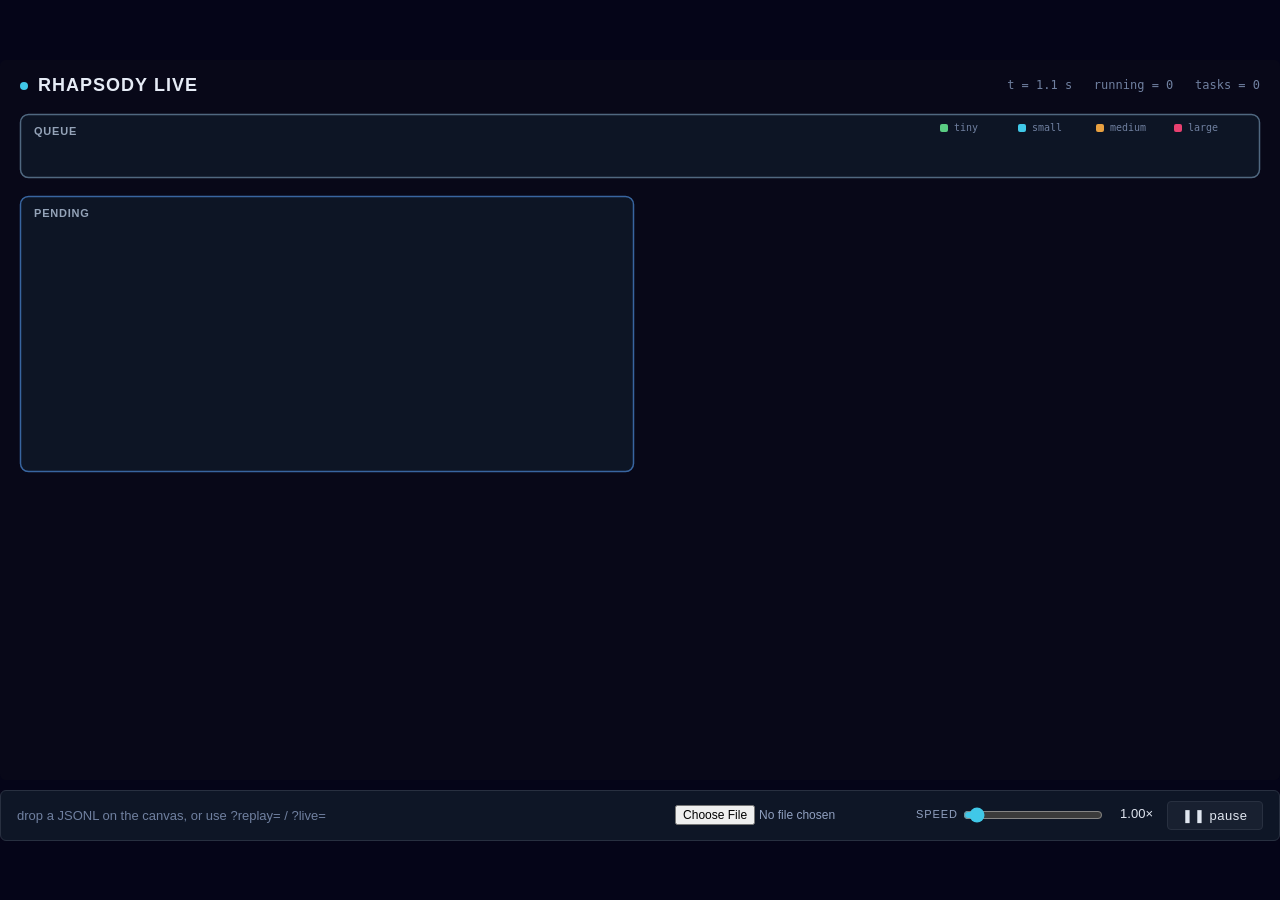
<file: examples/telemetry/viz/index.html>
<!DOCTYPE html>
<html lang="en">
<head>
<meta charset="utf-8">
<title>rhapsody live viz</title>
<style>
  html, body {
    margin: 0;
    padding: 0;
    background: #050518;
    color: #e0e6f0;
    font-family: 'Inter', -apple-system, BlinkMacSystemFont, 'Segoe UI', Roboto, sans-serif;
    font-size: 13px;
  }
  body {
    display: flex;
    align-items: center;
    justify-content: center;
    min-height: 100vh;
  }
  #stage {
    display: flex;
    flex-direction: column;
    gap: 10px;
  }
  #cv {
    display: block;
    border-radius: 6px;
    background: #080818;
  }
  #controls {
    display: flex;
    align-items: center;
    gap: 14px;
    padding: 10px 16px;
    background: #0e1626;
    border: 1px solid #283040;
    border-radius: 6px;
    box-sizing: border-box;
    width: 1280px;
  }
  .btn {
    background: #182030;
    color: #e0e6f0;
    border: 1px solid #283040;
    border-radius: 4px;
    padding: 6px 14px;
    font-family: inherit;
    font-size: 13px;
    cursor: pointer;
    letter-spacing: 0.04em;
  }
  .btn:hover { background: #202840; }
  .btn.active {
    background: #1a2a40;
    border-color: #40c8e8;
    color: #40c8e8;
  }
  #play { min-width: 96px; text-align: center; }
  .spacer { flex: 1; }
  #speed { width: 140px; vertical-align: middle; accent-color: #40c8e8; }
  .ctl-label {
    color: #90a0c0;
    letter-spacing: 0.08em;
    text-transform: uppercase;
    font-size: 11px;
  }
  #speedval, #status {
    font-variant-numeric: tabular-nums;
    color: #e0e6f0;
    min-width: 44px;
    display: inline-block;
    text-align: right;
  }
  #status { color: #7080a0; min-width: 200px; text-align: left; }
  input[type="file"] {
    color: #90a0c0;
    font-family: inherit;
    font-size: 12px;
  }
</style>
</head>
<body>
<div id="stage">
  <canvas id="cv" width="1280" height="720"></canvas>
  <div id="controls">
    <!-- Status on the left in every mode.  Right-hand cluster (file
         picker, speed slider, pause) is shown only in replay mode —
         setMode() in viz.js toggles their visibility. -->
    <span id="status">idle</span>
    <span class="spacer"></span>
    <input type="file" id="file" accept=".jsonl,.json,application/json,text/plain">
    <span id="speedctl">
      <span class="ctl-label">speed</span>
      <input type="range" id="speed" min="0.25" max="16" step="0.05" value="1">
      <span id="speedval">1.00&times;</span>
    </span>
    <button class="btn" id="play">&#10074;&#10074; pause</button>
  </div>
</div>
<script src="viz.js"></script>
</body>
</html>
</file>
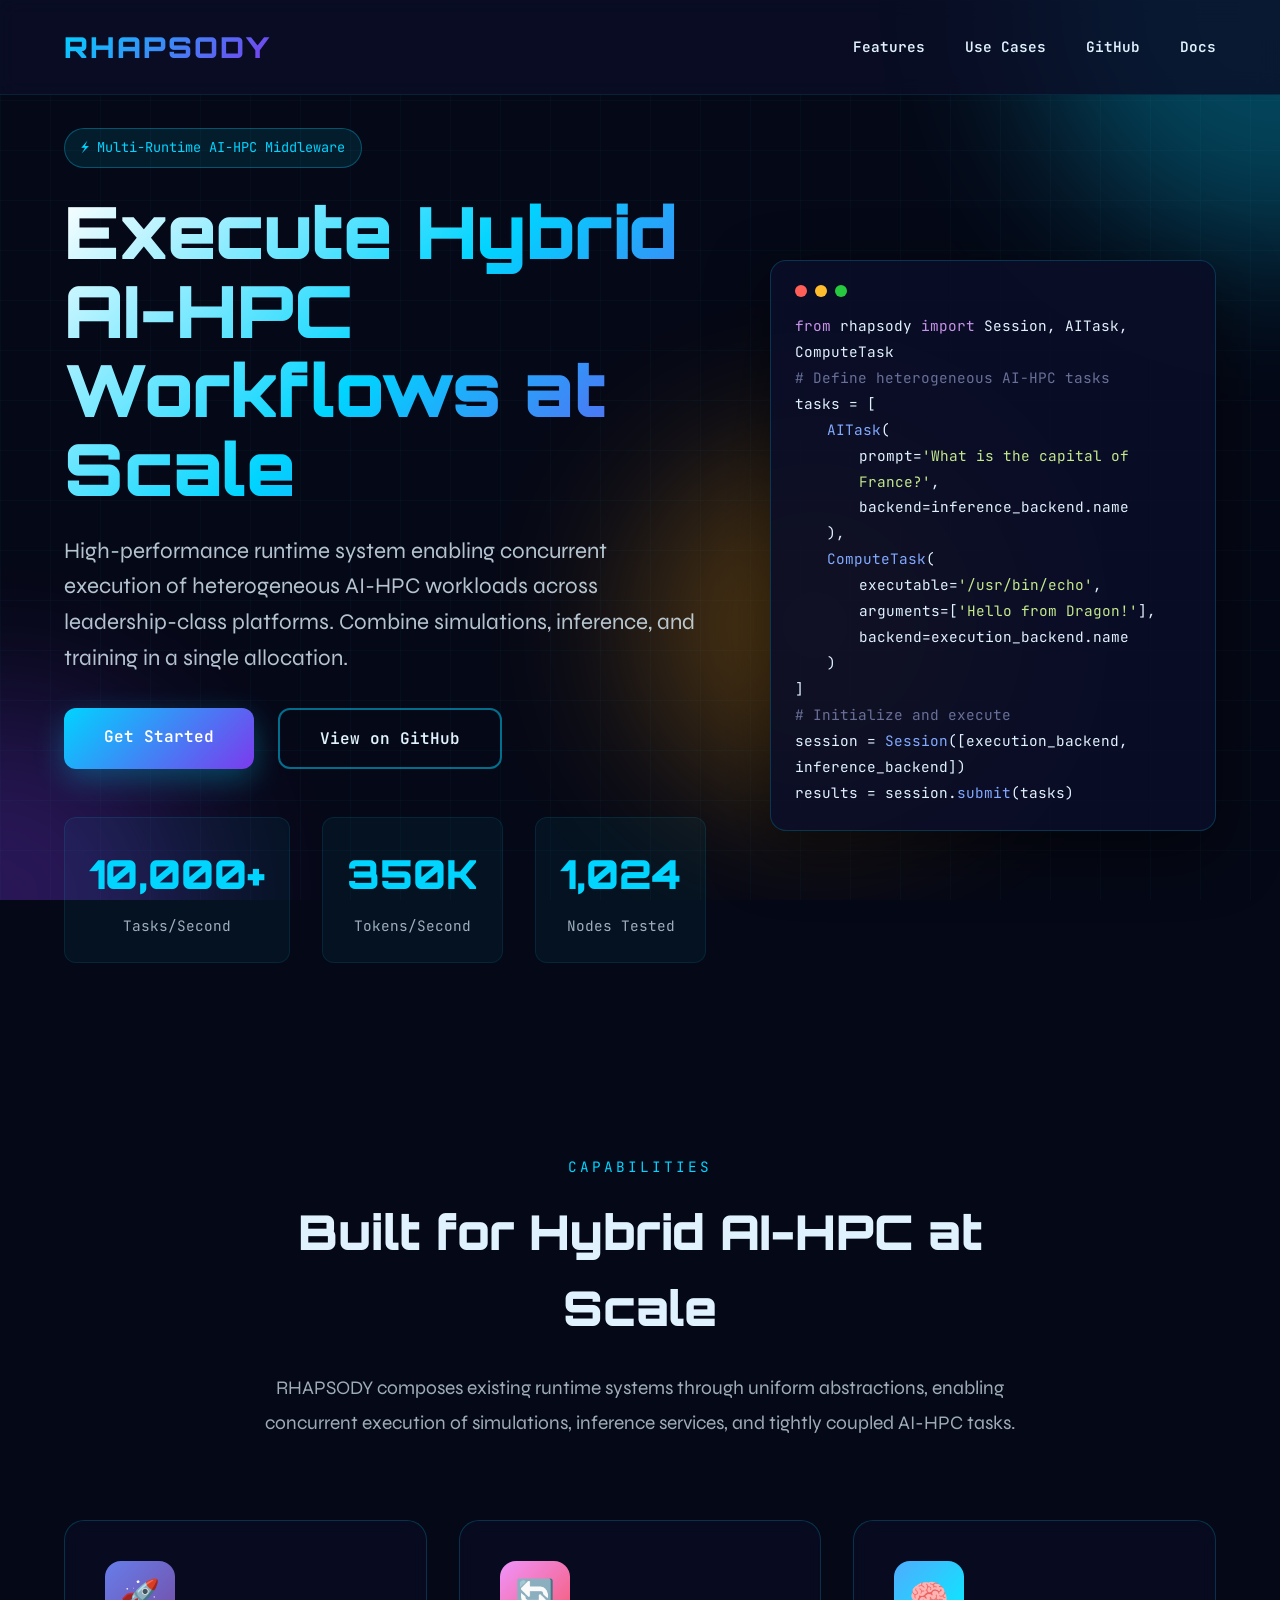
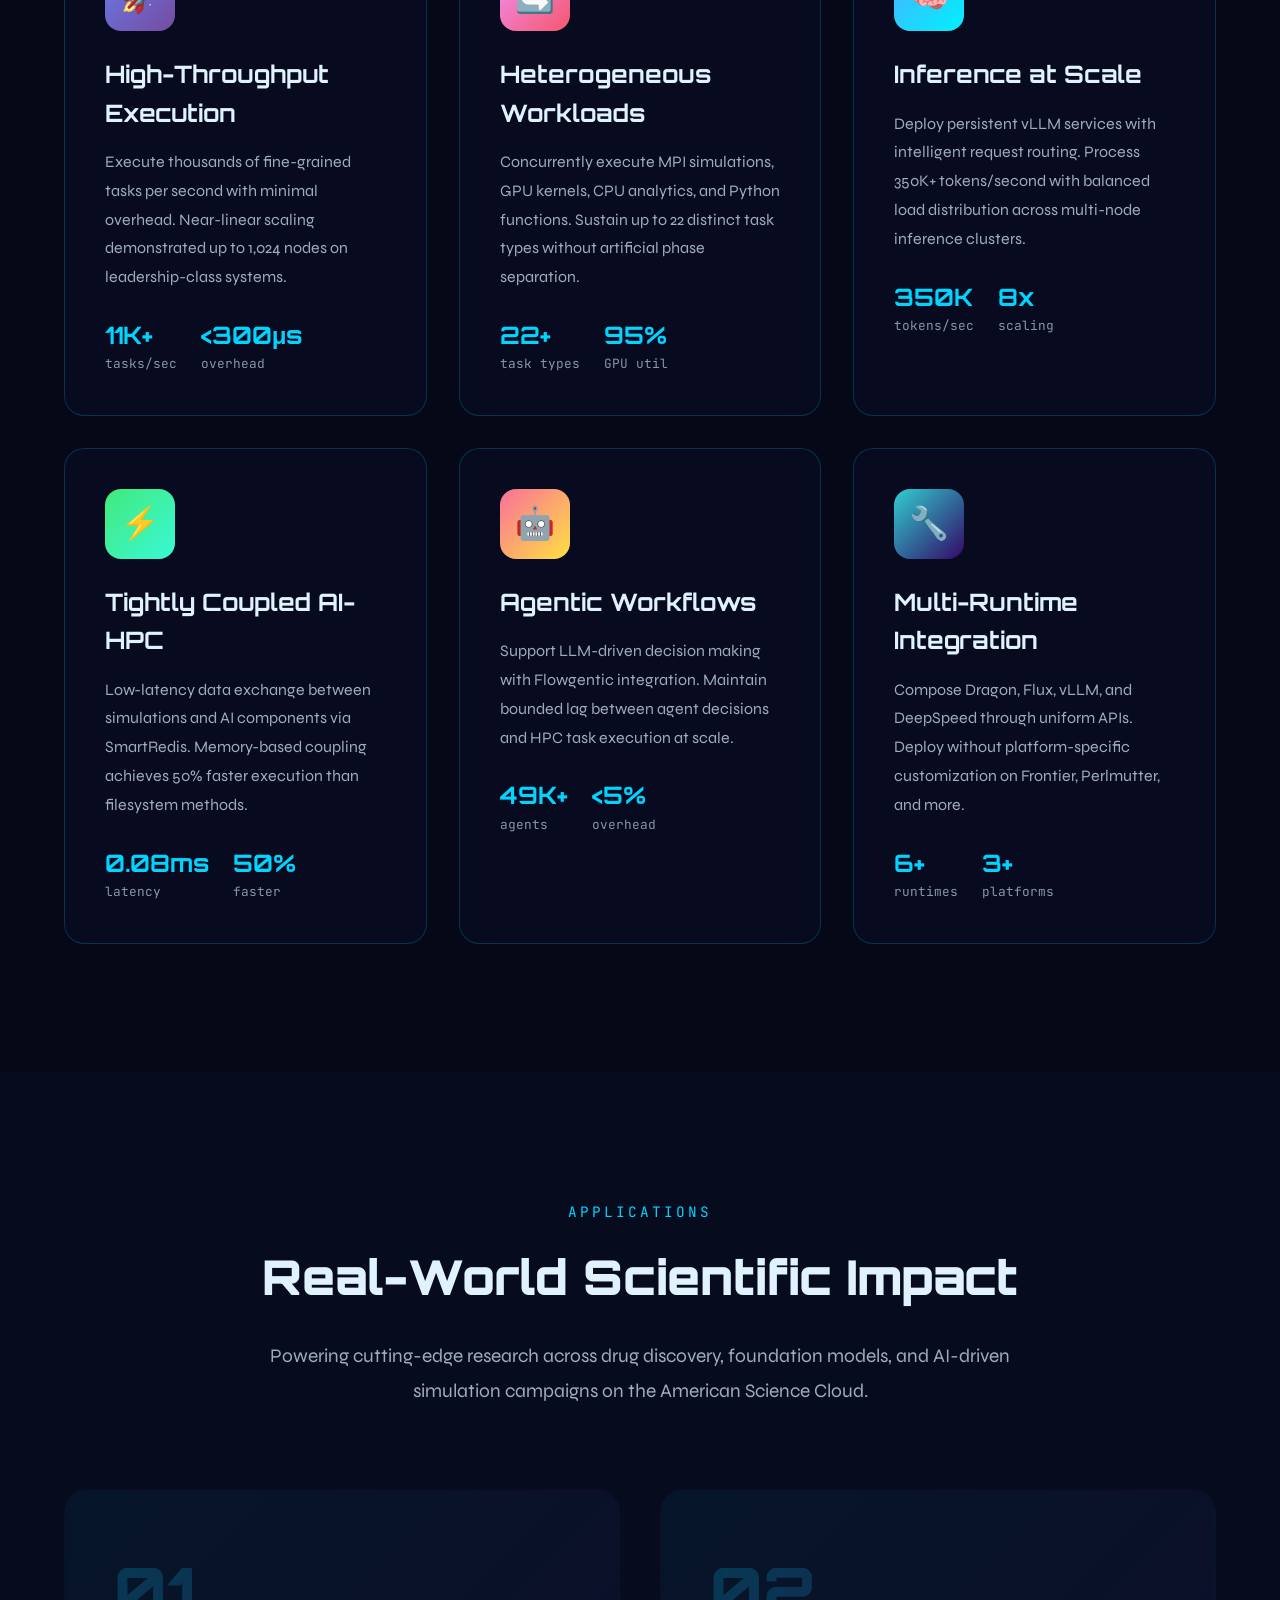
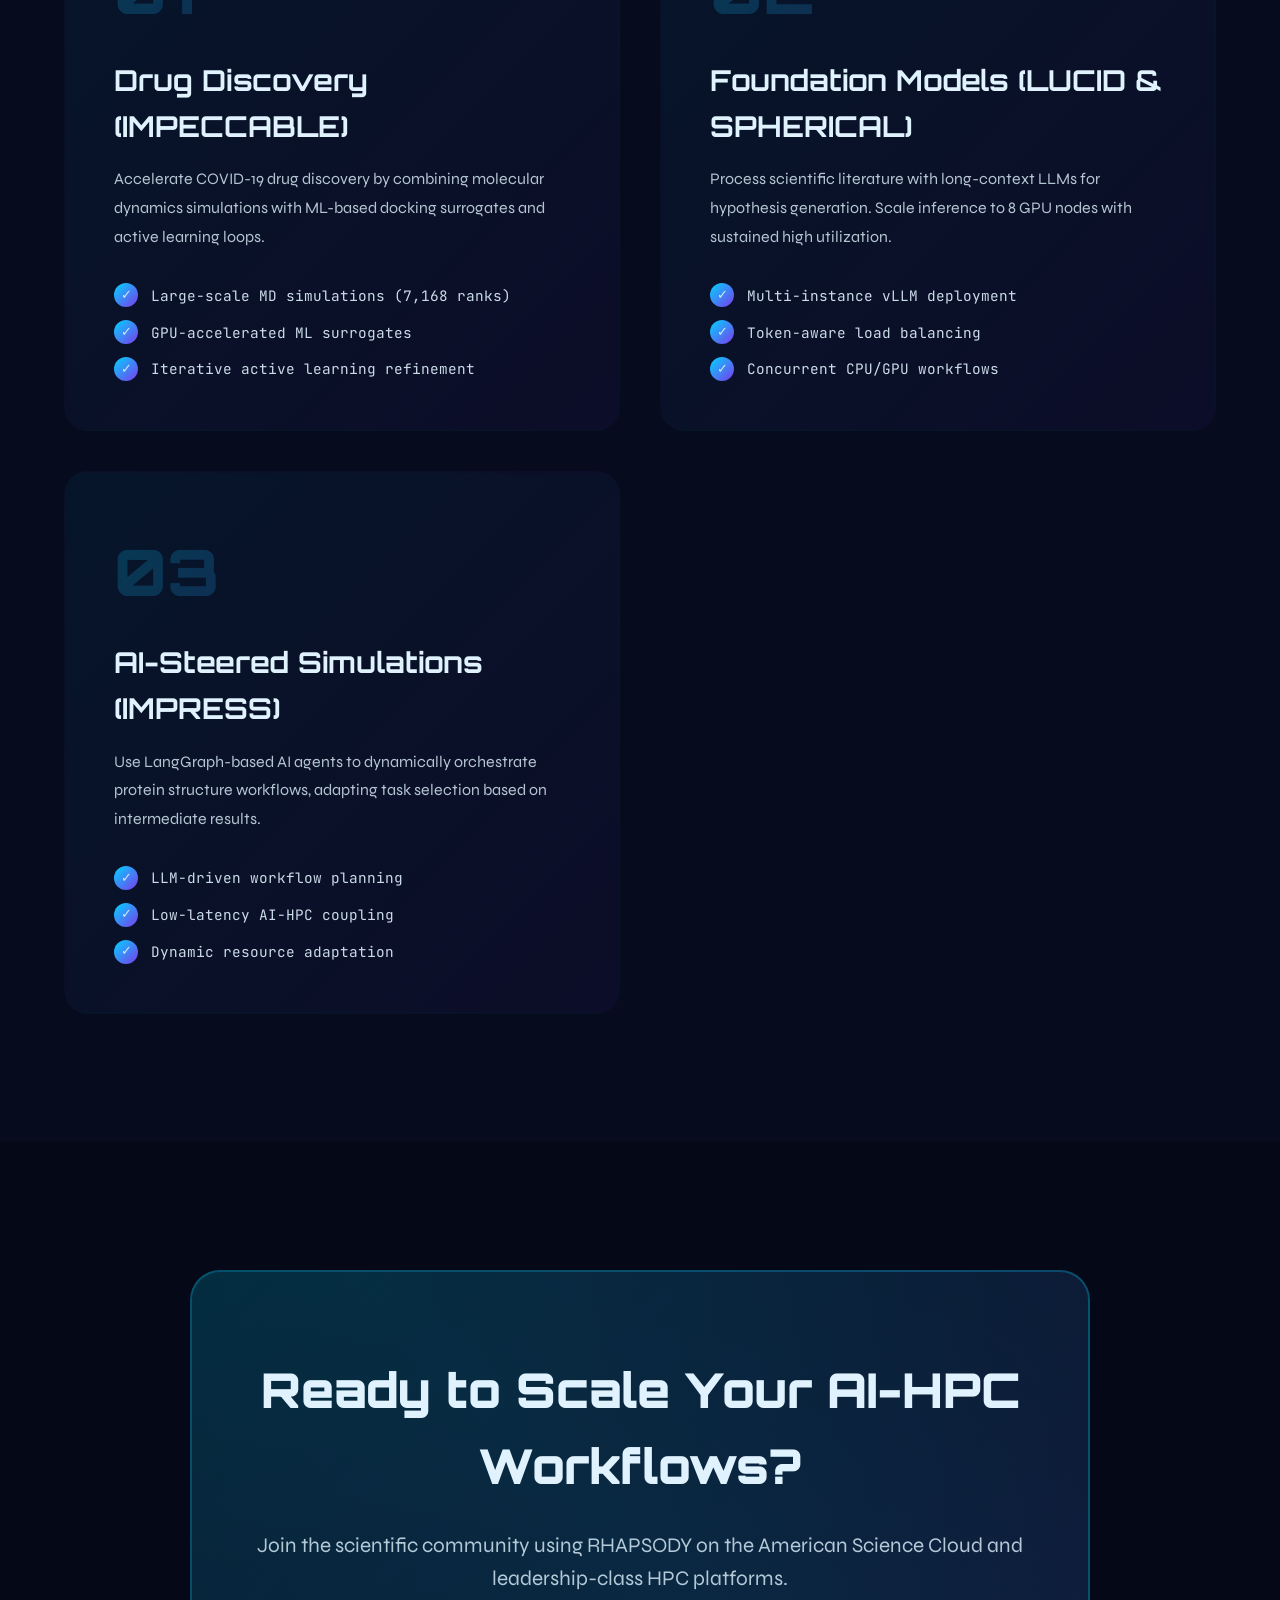
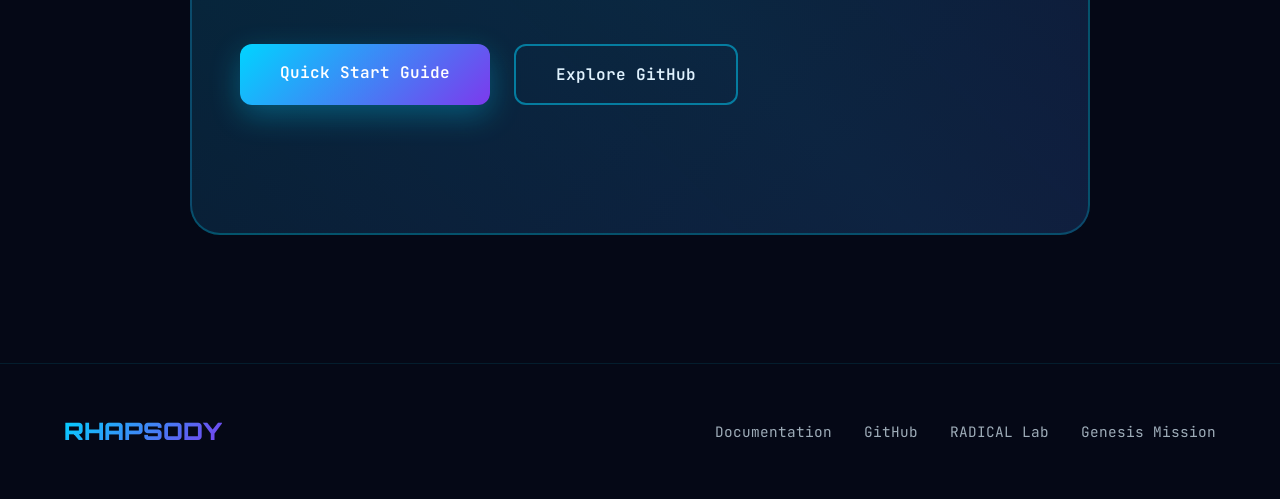
<file: docs/landing-old.html>
<!DOCTYPE html>
<html lang="en">

<head>
    <meta charset="UTF-8">
    <meta name="viewport" content="width=device-width, initial-scale=1.0">
    <title>RHAPSODY - Hybrid AI-HPC Workflow Execution at Scale</title>
    <link
        href="https://fonts.googleapis.com/css2?family=Orbitron:wght@700;900&family=JetBrains+Mono:wght@400;600&family=Syne:wght@400;600;700&display=swap"
        rel="stylesheet">
    <style>
        :root {
            --primary: #00d4ff;
            --secondary: #7c3aed;
            --accent: #f59e0b;
            --dark: #0a0e27;
            --darker: #050816;
            --light: #e0f2fe;
            --gradient-1: linear-gradient(135deg, #667eea 0%, #764ba2 100%);
            --gradient-2: linear-gradient(135deg, #f093fb 0%, #f5576c 100%);
            --gradient-3: linear-gradient(135deg, #4facfe 0%, #00f2fe 100%);
        }

        * {
            margin: 0;
            padding: 0;
            box-sizing: border-box;
        }

        body {
            font-family: 'Syne', sans-serif;
            background: var(--darker);
            color: var(--light);
            overflow-x: hidden;
            line-height: 1.6;
        }

        /* Animated Background */
        .bg-animation {
            position: fixed;
            top: 0;
            left: 0;
            width: 100%;
            height: 100%;
            z-index: -1;
            background: var(--darker);
            overflow: hidden;
        }

        .grid-overlay {
            position: absolute;
            width: 200%;
            height: 200%;
            background-image:
                linear-gradient(rgba(0, 212, 255, 0.03) 1px, transparent 1px),
                linear-gradient(90deg, rgba(0, 212, 255, 0.03) 1px, transparent 1px);
            background-size: 50px 50px;
            animation: gridMove 20s linear infinite;
        }

        @keyframes gridMove {
            0% {
                transform: translate(0, 0);
            }

            100% {
                transform: translate(50px, 50px);
            }
        }

        .orb {
            position: absolute;
            border-radius: 50%;
            filter: blur(80px);
            opacity: 0.3;
            animation: float 20s ease-in-out infinite;
        }

        .orb-1 {
            width: 500px;
            height: 500px;
            background: var(--primary);
            top: -250px;
            right: -250px;
            animation-delay: 0s;
        }

        .orb-2 {
            width: 400px;
            height: 400px;
            background: var(--secondary);
            bottom: -200px;
            left: -200px;
            animation-delay: 7s;
        }

        .orb-3 {
            width: 350px;
            height: 350px;
            background: var(--accent);
            top: 50%;
            left: 50%;
            animation-delay: 3s;
        }

        @keyframes float {

            0%,
            100% {
                transform: translate(0, 0) scale(1);
            }

            33% {
                transform: translate(100px, -50px) scale(1.1);
            }

            66% {
                transform: translate(-50px, 100px) scale(0.9);
            }
        }

        /* Navigation */
        nav {
            position: fixed;
            top: 0;
            width: 100%;
            padding: 1.5rem 5%;
            display: flex;
            justify-content: space-between;
            align-items: center;
            z-index: 1000;
            backdrop-filter: blur(10px);
            background: rgba(10, 14, 39, 0.8);
            border-bottom: 1px solid rgba(0, 212, 255, 0.1);
            animation: slideDown 0.8s ease-out;
        }

        @keyframes slideDown {
            from {
                transform: translateY(-100px);
                opacity: 0;
            }

            to {
                transform: translateY(0);
                opacity: 1;
            }
        }

        .logo {
            font-family: 'Orbitron', monospace;
            font-size: 1.8rem;
            font-weight: 900;
            background: linear-gradient(135deg, var(--primary), var(--secondary));
            -webkit-background-clip: text;
            -webkit-text-fill-color: transparent;
            background-clip: text;
            letter-spacing: 2px;
        }

        .nav-links {
            display: flex;
            gap: 2.5rem;
            list-style: none;
        }

        .nav-links a {
            color: var(--light);
            text-decoration: none;
            font-weight: 600;
            transition: all 0.3s ease;
            position: relative;
            font-family: 'JetBrains Mono', monospace;
            font-size: 0.9rem;
        }

        .nav-links a::after {
            content: '';
            position: absolute;
            bottom: -5px;
            left: 0;
            width: 0;
            height: 2px;
            background: var(--primary);
            transition: width 0.3s ease;
        }

        .nav-links a:hover::after {
            width: 100%;
        }

        /* Hero Section */
        .hero {
            min-height: 100vh;
            display: flex;
            align-items: center;
            justify-content: center;
            padding: 8rem 5% 4rem;
            position: relative;
        }

        .hero-content {
            max-width: 1400px;
            width: 100%;
            display: grid;
            grid-template-columns: 1fr 1fr;
            gap: 4rem;
            align-items: center;
        }

        .hero-text {
            animation: fadeInUp 1s ease-out 0.3s both;
        }

        @keyframes fadeInUp {
            from {
                opacity: 0;
                transform: translateY(40px);
            }

            to {
                opacity: 1;
                transform: translateY(0);
            }
        }

        .hero-label {
            display: inline-block;
            padding: 0.5rem 1rem;
            background: rgba(0, 212, 255, 0.1);
            border: 1px solid rgba(0, 212, 255, 0.3);
            border-radius: 20px;
            font-family: 'JetBrains Mono', monospace;
            font-size: 0.85rem;
            color: var(--primary);
            margin-bottom: 1.5rem;
            animation: pulse 2s ease-in-out infinite;
        }

        @keyframes pulse {

            0%,
            100% {
                opacity: 1;
            }

            50% {
                opacity: 0.6;
            }
        }

        h1 {
            font-family: 'Orbitron', monospace;
            font-size: 4.5rem;
            font-weight: 900;
            line-height: 1.1;
            margin-bottom: 1.5rem;
            background: linear-gradient(135deg, #fff, var(--primary), var(--secondary));
            -webkit-background-clip: text;
            -webkit-text-fill-color: transparent;
            background-clip: text;
        }

        .hero-subtitle {
            font-size: 1.4rem;
            color: rgba(224, 242, 254, 0.8);
            margin-bottom: 2rem;
            line-height: 1.6;
        }

        .cta-buttons {
            display: flex;
            gap: 1.5rem;
            margin-bottom: 3rem;
        }

        .btn {
            padding: 1rem 2.5rem;
            border-radius: 12px;
            font-weight: 600;
            text-decoration: none;
            transition: all 0.3s ease;
            font-family: 'JetBrains Mono', monospace;
            cursor: pointer;
            border: none;
            font-size: 1rem;
            position: relative;
            overflow: hidden;
        }

        .btn-primary {
            background: linear-gradient(135deg, var(--primary), var(--secondary));
            color: white;
            box-shadow: 0 10px 30px rgba(0, 212, 255, 0.3);
        }

        .btn-primary::before {
            content: '';
            position: absolute;
            top: 0;
            left: -100%;
            width: 100%;
            height: 100%;
            background: linear-gradient(90deg, transparent, rgba(255, 255, 255, 0.3), transparent);
            transition: left 0.5s ease;
        }

        .btn-primary:hover::before {
            left: 100%;
        }

        .btn-primary:hover {
            transform: translateY(-2px);
            box-shadow: 0 15px 40px rgba(0, 212, 255, 0.5);
        }

        .btn-secondary {
            background: transparent;
            color: var(--light);
            border: 2px solid rgba(0, 212, 255, 0.5);
        }

        .btn-secondary:hover {
            background: rgba(0, 212, 255, 0.1);
            border-color: var(--primary);
            transform: translateY(-2px);
        }

        /* Stats */
        .stats {
            display: grid;
            grid-template-columns: repeat(3, 1fr);
            gap: 2rem;
        }

        .stat-item {
            text-align: center;
            padding: 1.5rem;
            background: rgba(0, 212, 255, 0.05);
            border-radius: 12px;
            border: 1px solid rgba(0, 212, 255, 0.1);
            animation: fadeInUp 1s ease-out both;
        }

        .stat-item:nth-child(1) {
            animation-delay: 0.4s;
        }

        .stat-item:nth-child(2) {
            animation-delay: 0.5s;
        }

        .stat-item:nth-child(3) {
            animation-delay: 0.6s;
        }

        .stat-number {
            font-family: 'Orbitron', monospace;
            font-size: 2.5rem;
            font-weight: 900;
            color: var(--primary);
            margin-bottom: 0.5rem;
        }

        .stat-label {
            font-size: 0.9rem;
            color: rgba(224, 242, 254, 0.7);
            font-family: 'JetBrains Mono', monospace;
        }

        /* Hero Visual */
        .hero-visual {
            position: relative;
            animation: fadeInUp 1s ease-out 0.5s both;
        }

        .code-window {
            background: rgba(10, 14, 39, 0.9);
            border-radius: 16px;
            border: 1px solid rgba(0, 212, 255, 0.2);
            padding: 1.5rem;
            box-shadow: 0 20px 60px rgba(0, 0, 0, 0.5);
            backdrop-filter: blur(10px);
        }

        .window-header {
            display: flex;
            gap: 0.5rem;
            margin-bottom: 1rem;
        }

        .dot {
            width: 12px;
            height: 12px;
            border-radius: 50%;
        }

        .dot-red {
            background: #ff5f56;
        }

        .dot-yellow {
            background: #ffbd2e;
        }

        .dot-green {
            background: #27c93f;
        }

        .code-content {
            font-family: 'JetBrains Mono', monospace;
            font-size: 0.9rem;
            line-height: 1.8;
        }

        .code-line {
            opacity: 0;
            animation: typeLine 0.5s ease-out forwards;
        }

        .code-line:nth-child(1) {
            animation-delay: 0.8s;
        }

        .code-line:nth-child(2) {
            animation-delay: 1s;
        }

        .code-line:nth-child(3) {
            animation-delay: 1.2s;
        }

        .code-line:nth-child(4) {
            animation-delay: 1.4s;
        }

        .code-line:nth-child(5) {
            animation-delay: 1.6s;
        }

        .code-line:nth-child(6) {
            animation-delay: 1.8s;
        }

        @keyframes typeLine {
            from {
                opacity: 0;
                transform: translateX(-10px);
            }

            to {
                opacity: 1;
                transform: translateX(0);
            }
        }

        .keyword {
            color: #c792ea;
        }

        .function {
            color: #82aaff;
        }

        .string {
            color: #c3e88d;
        }

        .comment {
            color: #697098;
        }

        .number {
            color: #f78c6c;
        }

        /* Features Section */
        .features {
            padding: 8rem 5%;
            position: relative;
        }

        .section-header {
            text-align: center;
            max-width: 800px;
            margin: 0 auto 5rem;
            animation: fadeInUp 1s ease-out both;
        }

        .section-label {
            font-family: 'JetBrains Mono', monospace;
            font-size: 0.9rem;
            color: var(--primary);
            text-transform: uppercase;
            letter-spacing: 3px;
            margin-bottom: 1rem;
        }

        .section-title {
            font-family: 'Orbitron', monospace;
            font-size: 3rem;
            font-weight: 900;
            margin-bottom: 1.5rem;
        }

        .section-description {
            font-size: 1.2rem;
            color: rgba(224, 242, 254, 0.7);
            line-height: 1.8;
        }

        .features-grid {
            display: grid;
            grid-template-columns: repeat(auto-fit, minmax(350px, 1fr));
            gap: 2rem;
            max-width: 1400px;
            margin: 0 auto;
        }

        .feature-card {
            background: rgba(10, 14, 39, 0.6);
            border: 1px solid rgba(0, 212, 255, 0.2);
            border-radius: 20px;
            padding: 2.5rem;
            transition: all 0.4s ease;
            position: relative;
            overflow: hidden;
            backdrop-filter: blur(10px);
            animation: fadeInUp 1s ease-out both;
        }

        .feature-card:nth-child(1) {
            animation-delay: 0.2s;
        }

        .feature-card:nth-child(2) {
            animation-delay: 0.3s;
        }

        .feature-card:nth-child(3) {
            animation-delay: 0.4s;
        }

        .feature-card:nth-child(4) {
            animation-delay: 0.5s;
        }

        .feature-card:nth-child(5) {
            animation-delay: 0.6s;
        }

        .feature-card:nth-child(6) {
            animation-delay: 0.7s;
        }

        .feature-card::before {
            content: '';
            position: absolute;
            top: 0;
            left: 0;
            width: 100%;
            height: 100%;
            background: linear-gradient(135deg, rgba(0, 212, 255, 0.05), rgba(124, 58, 237, 0.05));
            opacity: 0;
            transition: opacity 0.4s ease;
        }

        .feature-card:hover {
            transform: translateY(-10px);
            border-color: var(--primary);
            box-shadow: 0 20px 60px rgba(0, 212, 255, 0.3);
        }

        .feature-card:hover::before {
            opacity: 1;
        }

        .feature-icon {
            width: 70px;
            height: 70px;
            border-radius: 16px;
            display: flex;
            align-items: center;
            justify-content: center;
            font-size: 2rem;
            margin-bottom: 1.5rem;
            position: relative;
            z-index: 1;
        }

        .icon-1 {
            background: linear-gradient(135deg, #667eea, #764ba2);
        }

        .icon-2 {
            background: linear-gradient(135deg, #f093fb, #f5576c);
        }

        .icon-3 {
            background: linear-gradient(135deg, #4facfe, #00f2fe);
        }

        .icon-4 {
            background: linear-gradient(135deg, #43e97b, #38f9d7);
        }

        .icon-5 {
            background: linear-gradient(135deg, #fa709a, #fee140);
        }

        .icon-6 {
            background: linear-gradient(135deg, #30cfd0, #330867);
        }

        .feature-title {
            font-family: 'Orbitron', monospace;
            font-size: 1.5rem;
            font-weight: 700;
            margin-bottom: 1rem;
            position: relative;
            z-index: 1;
        }

        .feature-description {
            color: rgba(224, 242, 254, 0.7);
            line-height: 1.8;
            margin-bottom: 1.5rem;
            position: relative;
            z-index: 1;
        }

        .feature-metrics {
            display: flex;
            gap: 1.5rem;
            position: relative;
            z-index: 1;
        }

        .metric {
            display: flex;
            flex-direction: column;
        }

        .metric-value {
            font-family: 'Orbitron', monospace;
            font-size: 1.5rem;
            font-weight: 700;
            color: var(--primary);
        }

        .metric-label {
            font-size: 0.8rem;
            color: rgba(224, 242, 254, 0.6);
            font-family: 'JetBrains Mono', monospace;
        }

        /* Use Cases */
        .use-cases {
            padding: 8rem 5%;
            background: rgba(10, 14, 39, 0.5);
            position: relative;
        }

        .use-cases-grid {
            display: grid;
            grid-template-columns: repeat(auto-fit, minmax(400px, 1fr));
            gap: 2.5rem;
            max-width: 1400px;
            margin: 0 auto;
        }

        .use-case-card {
            background: linear-gradient(135deg, rgba(0, 212, 255, 0.05), rgba(124, 58, 237, 0.05));
            border: 2px solid transparent;
            border-radius: 24px;
            padding: 3rem;
            position: relative;
            overflow: hidden;
            transition: all 0.4s ease;
            animation: fadeInUp 1s ease-out both;
        }

        .use-case-card:nth-child(1) {
            animation-delay: 0.2s;
        }

        .use-case-card:nth-child(2) {
            animation-delay: 0.3s;
        }

        .use-case-card:nth-child(3) {
            animation-delay: 0.4s;
        }

        .use-case-card::before {
            content: '';
            position: absolute;
            top: 0;
            left: 0;
            right: 0;
            height: 4px;
            background: linear-gradient(90deg, var(--primary), var(--secondary), var(--accent));
            transform: scaleX(0);
            transition: transform 0.4s ease;
        }

        .use-case-card:hover {
            border-color: rgba(0, 212, 255, 0.3);
            transform: translateY(-10px);
            box-shadow: 0 30px 80px rgba(0, 212, 255, 0.2);
        }

        .use-case-card:hover::before {
            transform: scaleX(1);
        }

        .use-case-number {
            font-family: 'Orbitron', monospace;
            font-size: 4rem;
            font-weight: 900;
            background: linear-gradient(135deg, var(--primary), var(--secondary));
            -webkit-background-clip: text;
            -webkit-text-fill-color: transparent;
            background-clip: text;
            opacity: 0.2;
            margin-bottom: 1rem;
        }

        .use-case-title {
            font-family: 'Orbitron', monospace;
            font-size: 1.8rem;
            font-weight: 700;
            margin-bottom: 1rem;
        }

        .use-case-description {
            color: rgba(224, 242, 254, 0.8);
            line-height: 1.8;
            margin-bottom: 2rem;
        }

        .use-case-highlights {
            display: flex;
            flex-direction: column;
            gap: 0.8rem;
        }

        .highlight-item {
            display: flex;
            align-items: center;
            gap: 0.8rem;
            font-family: 'JetBrains Mono', monospace;
            font-size: 0.9rem;
            color: rgba(224, 242, 254, 0.9);
        }

        .highlight-icon {
            width: 24px;
            height: 24px;
            border-radius: 50%;
            background: linear-gradient(135deg, var(--primary), var(--secondary));
            display: flex;
            align-items: center;
            justify-content: center;
            font-size: 0.8rem;
        }

        /* CTA Section */
        .cta-section {
            padding: 8rem 5%;
            text-align: center;
            position: relative;
        }

        .cta-content {
            max-width: 900px;
            margin: 0 auto;
            background: linear-gradient(135deg, rgba(0, 212, 255, 0.1), rgba(124, 58, 237, 0.1));
            border: 2px solid rgba(0, 212, 255, 0.3);
            border-radius: 30px;
            padding: 5rem 3rem;
            position: relative;
            overflow: hidden;
            animation: fadeInUp 1s ease-out both;
        }

        .cta-content::before {
            content: '';
            position: absolute;
            top: -50%;
            left: -50%;
            width: 200%;
            height: 200%;
            background: linear-gradient(45deg, transparent, rgba(0, 212, 255, 0.1), transparent);
            animation: shine 3s ease-in-out infinite;
        }

        @keyframes shine {

            0%,
            100% {
                transform: translateX(-100%) translateY(-100%) rotate(45deg);
            }

            50% {
                transform: translateX(100%) translateY(100%) rotate(45deg);
            }
        }

        .cta-title {
            font-family: 'Orbitron', monospace;
            font-size: 3rem;
            font-weight: 900;
            margin-bottom: 1.5rem;
            position: relative;
            z-index: 1;
        }

        .cta-description {
            font-size: 1.3rem;
            color: rgba(224, 242, 254, 0.8);
            margin-bottom: 3rem;
            position: relative;
            z-index: 1;
        }

        /* Footer */
        footer {
            padding: 3rem 5%;
            border-top: 1px solid rgba(0, 212, 255, 0.1);
            text-align: center;
        }

        .footer-content {
            max-width: 1400px;
            margin: 0 auto;
            display: flex;
            justify-content: space-between;
            align-items: center;
            flex-wrap: wrap;
            gap: 2rem;
        }

        .footer-logo {
            font-family: 'Orbitron', monospace;
            font-size: 1.5rem;
            font-weight: 900;
            background: linear-gradient(135deg, var(--primary), var(--secondary));
            -webkit-background-clip: text;
            -webkit-text-fill-color: transparent;
            background-clip: text;
        }

        .footer-links {
            display: flex;
            gap: 2rem;
        }

        .footer-links a {
            color: rgba(224, 242, 254, 0.7);
            text-decoration: none;
            transition: color 0.3s ease;
            font-family: 'JetBrains Mono', monospace;
            font-size: 0.9rem;
        }

        .footer-links a:hover {
            color: var(--primary);
        }

        /* Responsive */
        @media (max-width: 968px) {
            .hero-content {
                grid-template-columns: 1fr;
                text-align: center;
            }

            h1 {
                font-size: 3rem;
            }

            .stats {
                grid-template-columns: 1fr;
            }

            .cta-buttons {
                justify-content: center;
            }

            .nav-links {
                display: none;
            }

            .features-grid,
            .use-cases-grid {
                grid-template-columns: 1fr;
            }

            .footer-content {
                flex-direction: column;
                text-align: center;
            }
        }

        .code-line {
            opacity: 0;
            animation: typeLine 0.5s ease-out forwards;
            padding-left: 0;
        }

        .code-line.indent-1 {
            padding-left: 2rem;
        }

        .code-line.indent-2 {
            padding-left: 4rem;
        }
    </style>
</head>

<body>
    <!-- Animated Background -->
    <div class="bg-animation">
        <div class="grid-overlay"></div>
        <div class="orb orb-1"></div>
        <div class="orb orb-2"></div>
        <div class="orb orb-3"></div>
    </div>

    <!-- Navigation -->
    <nav>
        <div class="logo">RHAPSODY</div>
        <ul class="nav-links">
            <li><a href="#features">Features</a></li>
            <li><a href="#use-cases">Use Cases</a></li>
            <li><a href="https://github.com/radical-cybertools/rhapsody" target="_blank">GitHub</a></li>
            <li><a href="https://radical-cybertools.github.io/rhapsody" target="_blank">Docs</a></li>
        </ul>
    </nav>

    <!-- Hero Section -->
    <section class="hero">
        <div class="hero-content">
            <div class="hero-text">
                <span class="hero-label">⚡ Multi-Runtime AI-HPC Middleware</span>
                <h1>Execute Hybrid AI-HPC Workflows at Scale</h1>
                <p class="hero-subtitle">
                    High-performance runtime system enabling concurrent execution of heterogeneous AI-HPC workloads
                    across leadership-class platforms. Combine simulations, inference, and training in a single
                    allocation.
                </p>
                <div class="cta-buttons">
                    <a href="https://radical-cybertools.github.io/rhapsody/getting-started/installation/"
                        class="btn btn-primary">Get Started</a>
                    <a href="https://github.com/radical-cybertools/rhapsody" class="btn btn-secondary">View on
                        GitHub</a>
                </div>
                <div class="stats">
                    <div class="stat-item">
                        <div class="stat-number">10,000+</div>
                        <div class="stat-label">Tasks/Second</div>
                    </div>
                    <div class="stat-item">
                        <div class="stat-number">350K</div>
                        <div class="stat-label">Tokens/Second</div>
                    </div>
                    <div class="stat-item">
                        <div class="stat-number">1,024</div>
                        <div class="stat-label">Nodes Tested</div>
                    </div>
                </div>
            </div>
            <div class="hero-visual">
                <div class="code-window">
                    <div class="window-header">
                        <div class="dot dot-red"></div>
                        <div class="dot dot-yellow"></div>
                        <div class="dot dot-green"></div>
                    </div>
                    <div class="code-content">
                        <div class="code-line"><span class="keyword">from</span> rhapsody <span
                                class="keyword">import</span> Session, AITask, ComputeTask</div>
                        <div class="code-line"></div>
                        <div class="code-line"><span class="comment"># Define heterogeneous AI-HPC tasks</span></div>
                        <div class="code-line">tasks = [</div>
                        <div class="code-line indent-1"><span class="function">AITask</span>(</div>
                        <div class="code-line indent-2">prompt=<span class="string">'What is the capital of
                                France?'</span>,</div>
                        <div class="code-line indent-2">backend=inference_backend.name</div>
                        <div class="code-line indent-1">),</div>
                        <div class="code-line indent-1"><span class="function">ComputeTask</span>(</div>
                        <div class="code-line indent-2">executable=<span class="string">'/usr/bin/echo'</span>,</div>
                        <div class="code-line indent-2">arguments=[<span class="string">'Hello from Dragon!'</span>],
                        </div>
                        <div class="code-line indent-2">backend=execution_backend.name</div>
                        <div class="code-line indent-1">)</div>
                        <div class="code-line">]</div>
                        <div class="code-line"></div>
                        <div class="code-line"><span class="comment"># Initialize and execute</span></div>
                        <div class="code-line">session = <span class="function">Session</span>([execution_backend,
                            inference_backend])</div>
                        <div class="code-line">results = session.<span class="function">submit</span>(tasks)</div>
                    </div>
                </div>
            </div>
        </div>
    </section>

    <!-- Features Section -->
    <section class="features" id="features">
        <div class="section-header">
            <div class="section-label">Capabilities</div>
            <h2 class="section-title">Built for Hybrid AI-HPC at Scale</h2>
            <p class="section-description">
                RHAPSODY composes existing runtime systems through uniform abstractions, enabling concurrent execution
                of simulations, inference services, and tightly coupled AI-HPC tasks.
            </p>
        </div>
        <div class="features-grid">
            <div class="feature-card">
                <div class="feature-icon icon-1">🚀</div>
                <h3 class="feature-title">High-Throughput Execution</h3>
                <p class="feature-description">
                    Execute thousands of fine-grained tasks per second with minimal overhead. Near-linear scaling
                    demonstrated up to 1,024 nodes on leadership-class systems.
                </p>
                <div class="feature-metrics">
                    <div class="metric">
                        <span class="metric-value">11K+</span>
                        <span class="metric-label">tasks/sec</span>
                    </div>
                    <div class="metric">
                        <span class="metric-value">&lt;300µs</span>
                        <span class="metric-label">overhead</span>
                    </div>
                </div>
            </div>

            <div class="feature-card">
                <div class="feature-icon icon-2">🔄</div>
                <h3 class="feature-title">Heterogeneous Workloads</h3>
                <p class="feature-description">
                    Concurrently execute MPI simulations, GPU kernels, CPU analytics, and Python functions. Sustain up
                    to 22 distinct task types without artificial phase separation.
                </p>
                <div class="feature-metrics">
                    <div class="metric">
                        <span class="metric-value">22+</span>
                        <span class="metric-label">task types</span>
                    </div>
                    <div class="metric">
                        <span class="metric-value">95%</span>
                        <span class="metric-label">GPU util</span>
                    </div>
                </div>
            </div>

            <div class="feature-card">
                <div class="feature-icon icon-3">🧠</div>
                <h3 class="feature-title">Inference at Scale</h3>
                <p class="feature-description">
                    Deploy persistent vLLM services with intelligent request routing. Process 350K+ tokens/second with
                    balanced load distribution across multi-node inference clusters.
                </p>
                <div class="feature-metrics">
                    <div class="metric">
                        <span class="metric-value">350K</span>
                        <span class="metric-label">tokens/sec</span>
                    </div>
                    <div class="metric">
                        <span class="metric-value">8x</span>
                        <span class="metric-label">scaling</span>
                    </div>
                </div>
            </div>

            <div class="feature-card">
                <div class="feature-icon icon-4">⚡</div>
                <h3 class="feature-title">Tightly Coupled AI-HPC</h3>
                <p class="feature-description">
                    Low-latency data exchange between simulations and AI components via SmartRedis. Memory-based
                    coupling achieves 50% faster execution than filesystem methods.
                </p>
                <div class="feature-metrics">
                    <div class="metric">
                        <span class="metric-value">0.08ms</span>
                        <span class="metric-label">latency</span>
                    </div>
                    <div class="metric">
                        <span class="metric-value">50%</span>
                        <span class="metric-label">faster</span>
                    </div>
                </div>
            </div>

            <div class="feature-card">
                <div class="feature-icon icon-5">🤖</div>
                <h3 class="feature-title">Agentic Workflows</h3>
                <p class="feature-description">
                    Support LLM-driven decision making with Flowgentic integration. Maintain bounded lag between agent
                    decisions and HPC task execution at scale.
                </p>
                <div class="feature-metrics">
                    <div class="metric">
                        <span class="metric-value">49K+</span>
                        <span class="metric-label">agents</span>
                    </div>
                    <div class="metric">
                        <span class="metric-value">&lt;5%</span>
                        <span class="metric-label">overhead</span>
                    </div>
                </div>
            </div>

            <div class="feature-card">
                <div class="feature-icon icon-6">🔧</div>
                <h3 class="feature-title">Multi-Runtime Integration</h3>
                <p class="feature-description">
                    Compose Dragon, Flux, vLLM, and DeepSpeed through uniform APIs. Deploy without
                    platform-specific customization on Frontier, Perlmutter, and more.
                </p>
                <div class="feature-metrics">
                    <div class="metric">
                        <span class="metric-value">6+</span>
                        <span class="metric-label">runtimes</span>
                    </div>
                    <div class="metric">
                        <span class="metric-value">3+</span>
                        <span class="metric-label">platforms</span>
                    </div>
                </div>
            </div>
        </div>
    </section>

    <!-- Use Cases Section -->
    <section class="use-cases" id="use-cases">
        <div class="section-header">
            <div class="section-label">Applications</div>
            <h2 class="section-title">Real-World Scientific Impact</h2>
            <p class="section-description">
                Powering cutting-edge research across drug discovery, foundation models, and AI-driven simulation
                campaigns on the American Science Cloud.
            </p>
        </div>
        <div class="use-cases-grid">
            <div class="use-case-card">
                <div class="use-case-number">01</div>
                <h3 class="use-case-title">Drug Discovery (IMPECCABLE)</h3>
                <p class="use-case-description">
                    Accelerate COVID-19 drug discovery by combining molecular dynamics simulations with ML-based docking
                    surrogates and active learning loops.
                </p>
                <div class="use-case-highlights">
                    <div class="highlight-item">
                        <span class="highlight-icon">✓</span>
                        <span>Large-scale MD simulations (7,168 ranks)</span>
                    </div>
                    <div class="highlight-item">
                        <span class="highlight-icon">✓</span>
                        <span>GPU-accelerated ML surrogates</span>
                    </div>
                    <div class="highlight-item">
                        <span class="highlight-icon">✓</span>
                        <span>Iterative active learning refinement</span>
                    </div>
                </div>
            </div>

            <div class="use-case-card">
                <div class="use-case-number">02</div>
                <h3 class="use-case-title">Foundation Models (LUCID & SPHERICAL)</h3>
                <p class="use-case-description">
                    Process scientific literature with long-context LLMs for hypothesis generation. Scale inference to 8
                    GPU nodes with sustained high utilization.
                </p>
                <div class="use-case-highlights">
                    <div class="highlight-item">
                        <span class="highlight-icon">✓</span>
                        <span>Multi-instance vLLM deployment</span>
                    </div>
                    <div class="highlight-item">
                        <span class="highlight-icon">✓</span>
                        <span>Token-aware load balancing</span>
                    </div>
                    <div class="highlight-item">
                        <span class="highlight-icon">✓</span>
                        <span>Concurrent CPU/GPU workflows</span>
                    </div>
                </div>
            </div>

            <div class="use-case-card">
                <div class="use-case-number">03</div>
                <h3 class="use-case-title">AI-Steered Simulations (IMPRESS)</h3>
                <p class="use-case-description">
                    Use LangGraph-based AI agents to dynamically orchestrate protein structure workflows, adapting task
                    selection based on intermediate results.
                </p>
                <div class="use-case-highlights">
                    <div class="highlight-item">
                        <span class="highlight-icon">✓</span>
                        <span>LLM-driven workflow planning</span>
                    </div>
                    <div class="highlight-item">
                        <span class="highlight-icon">✓</span>
                        <span>Low-latency AI-HPC coupling</span>
                    </div>
                    <div class="highlight-item">
                        <span class="highlight-icon">✓</span>
                        <span>Dynamic resource adaptation</span>
                    </div>
                </div>
            </div>
        </div>
    </section>

    <!-- CTA Section -->
    <section class="cta-section">
        <div class="cta-content">
            <h2 class="cta-title">Ready to Scale Your AI-HPC Workflows?</h2>
            <p class="cta-description">
                Join the scientific community using RHAPSODY on the American Science Cloud and leadership-class HPC
                platforms.
            </p>
            <div class="cta-buttons">
                <a href="https://radical-cybertools.github.io/rhapsody/getting-started/quick-start/"
                    class="btn btn-primary">Quick Start Guide</a>
                <a href="https://github.com/radical-cybertools/rhapsody" class="btn btn-secondary">Explore GitHub</a>
            </div>
        </div>
    </section>

    <!-- Footer -->
    <footer>
        <div class="footer-content">
            <div class="footer-logo">RHAPSODY</div>
            <div class="footer-links">
                <a href="https://radical-cybertools.github.io/rhapsody">Documentation</a>
                <a href="https://github.com/radical-cybertools/rhapsody">GitHub</a>
                <a href="https://radical.rutgers.edu">RADICAL Lab</a>
                <a href="https://genesis.energy.gov/">Genesis Mission</a>
            </div>
        </div>
    </footer>
</body>

</html>
</file>
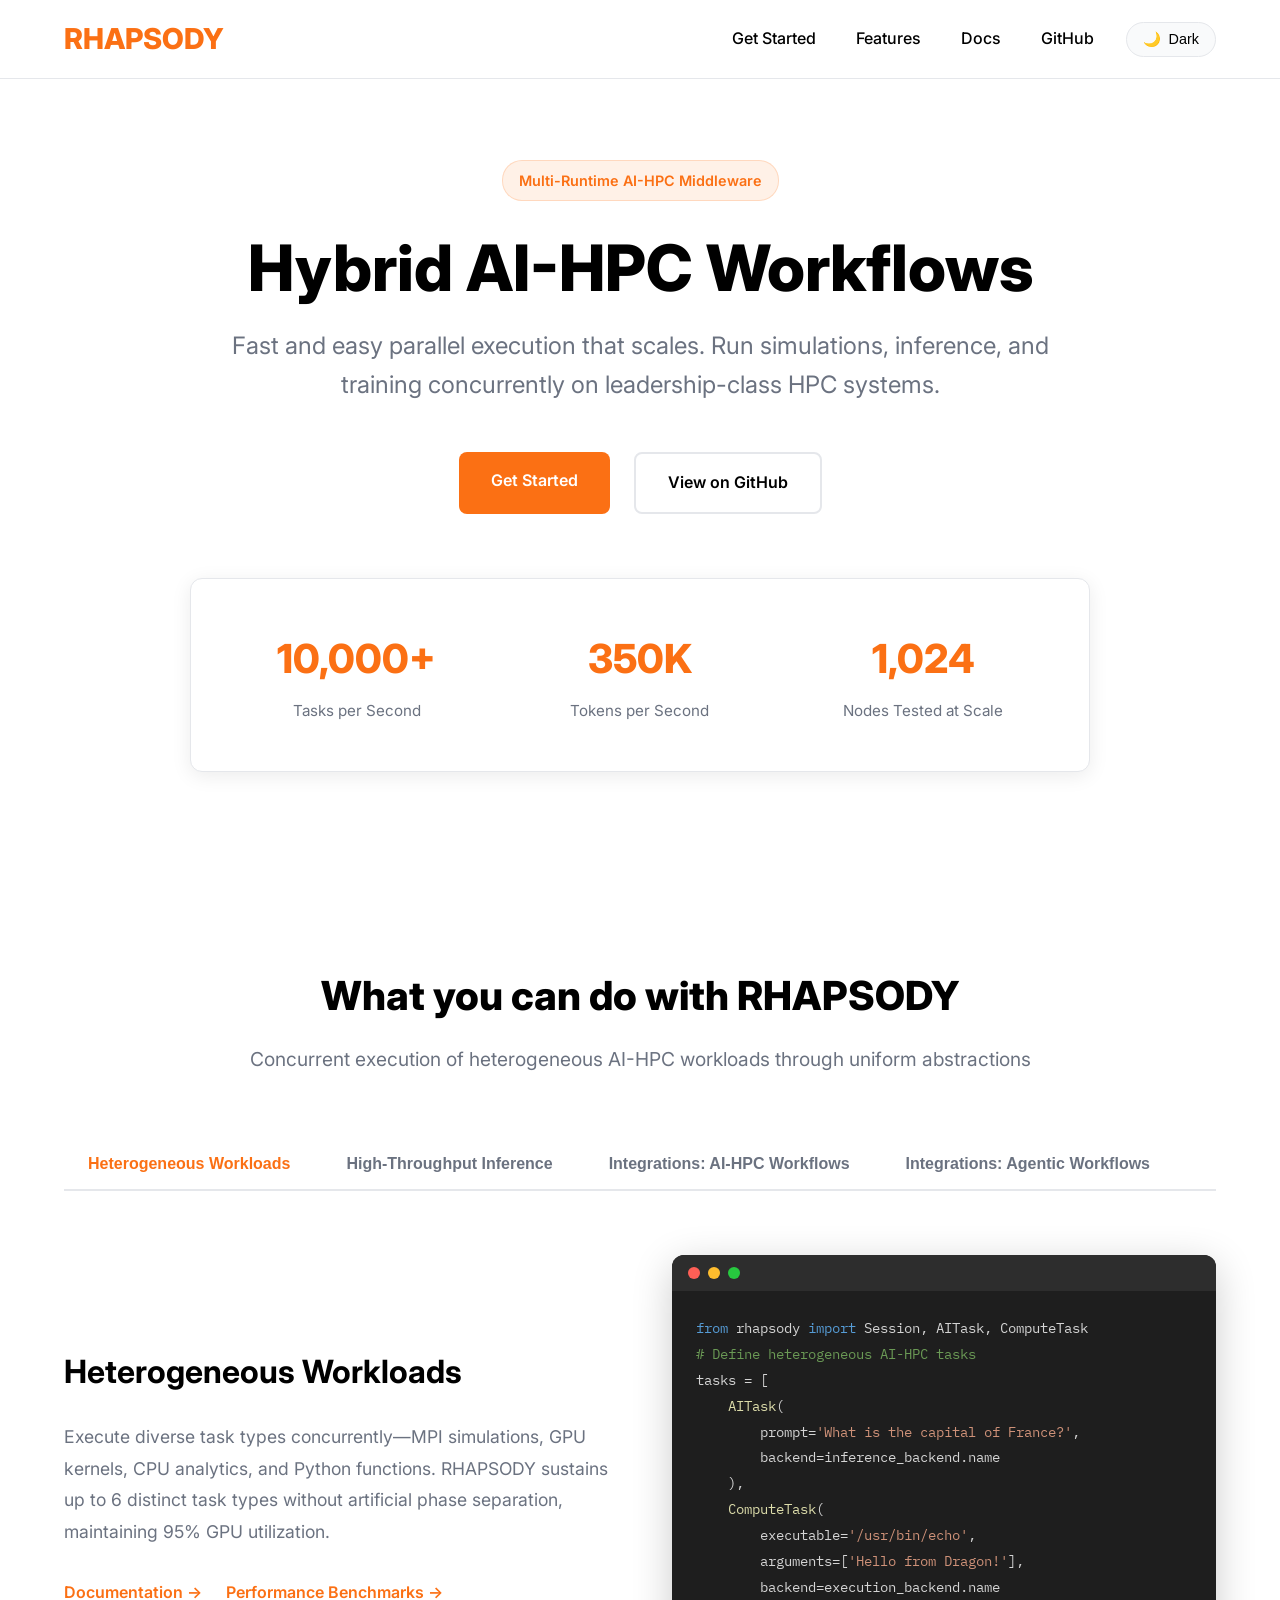
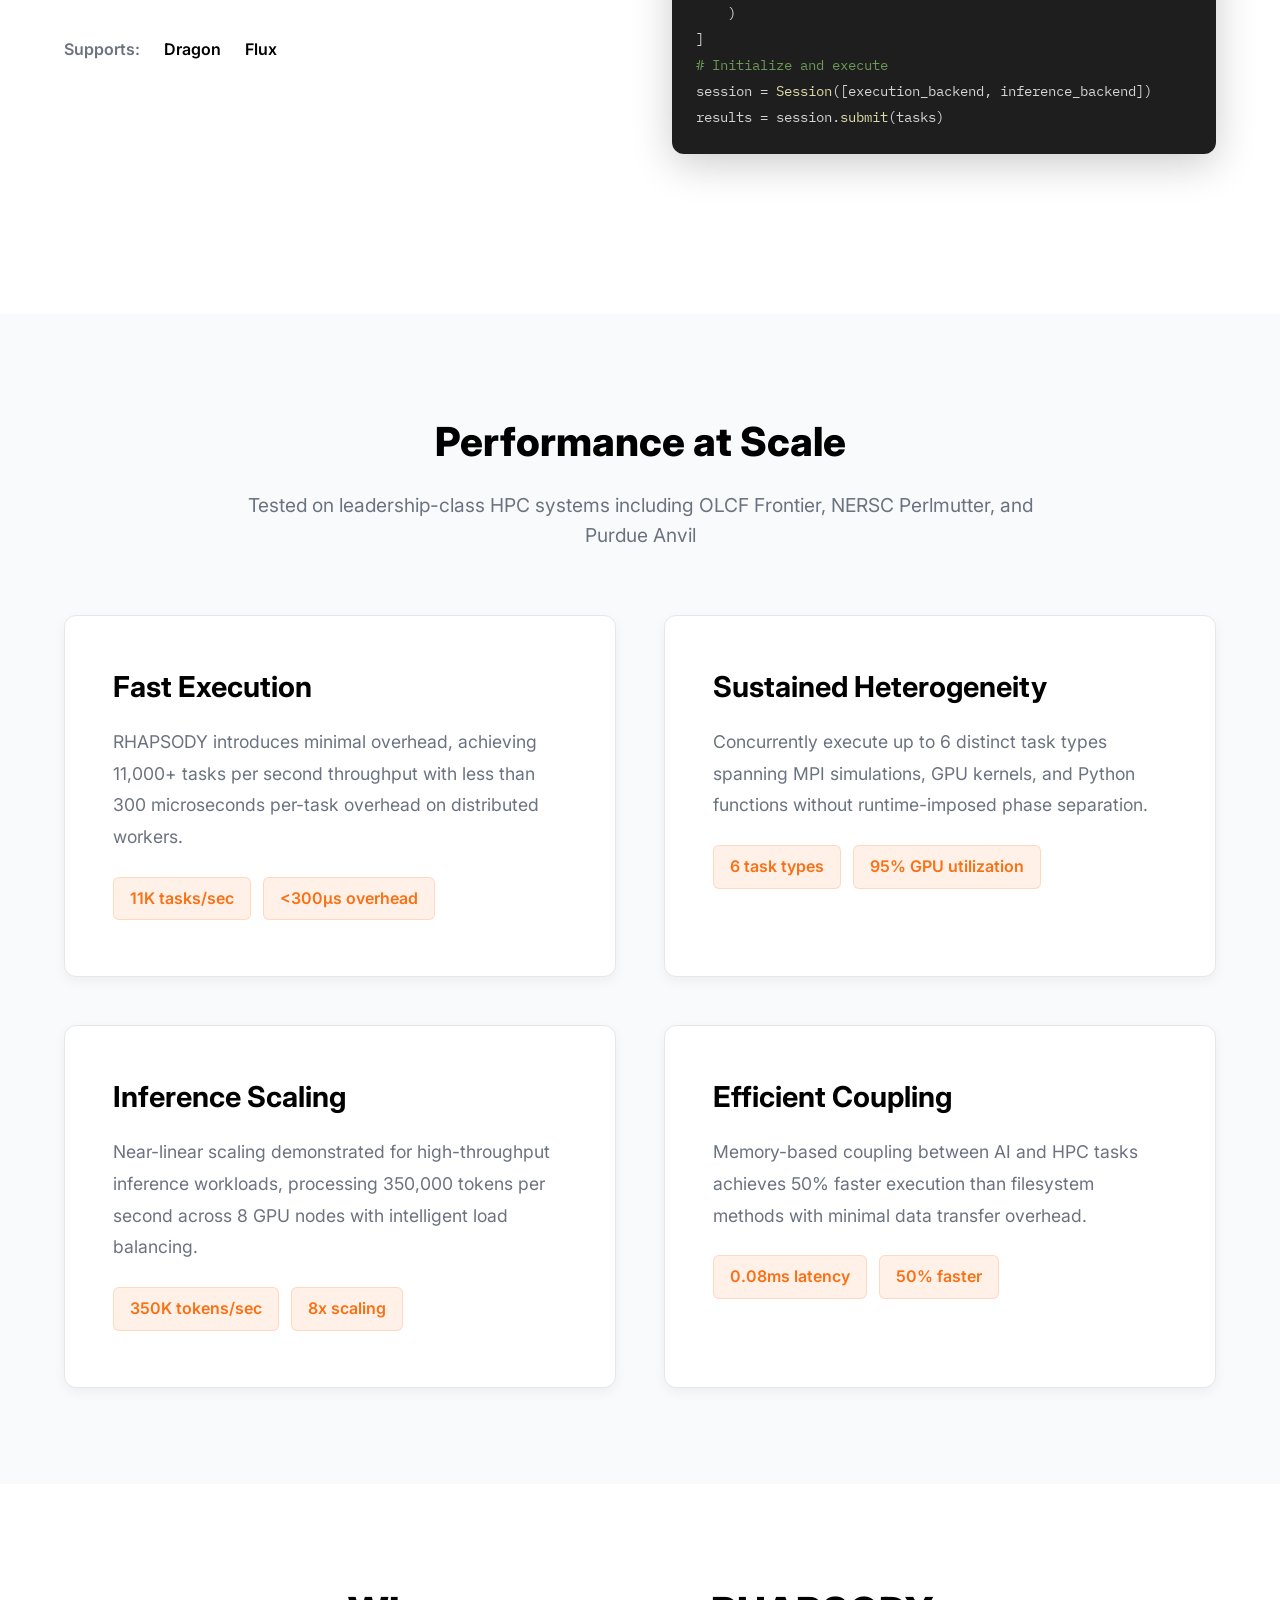
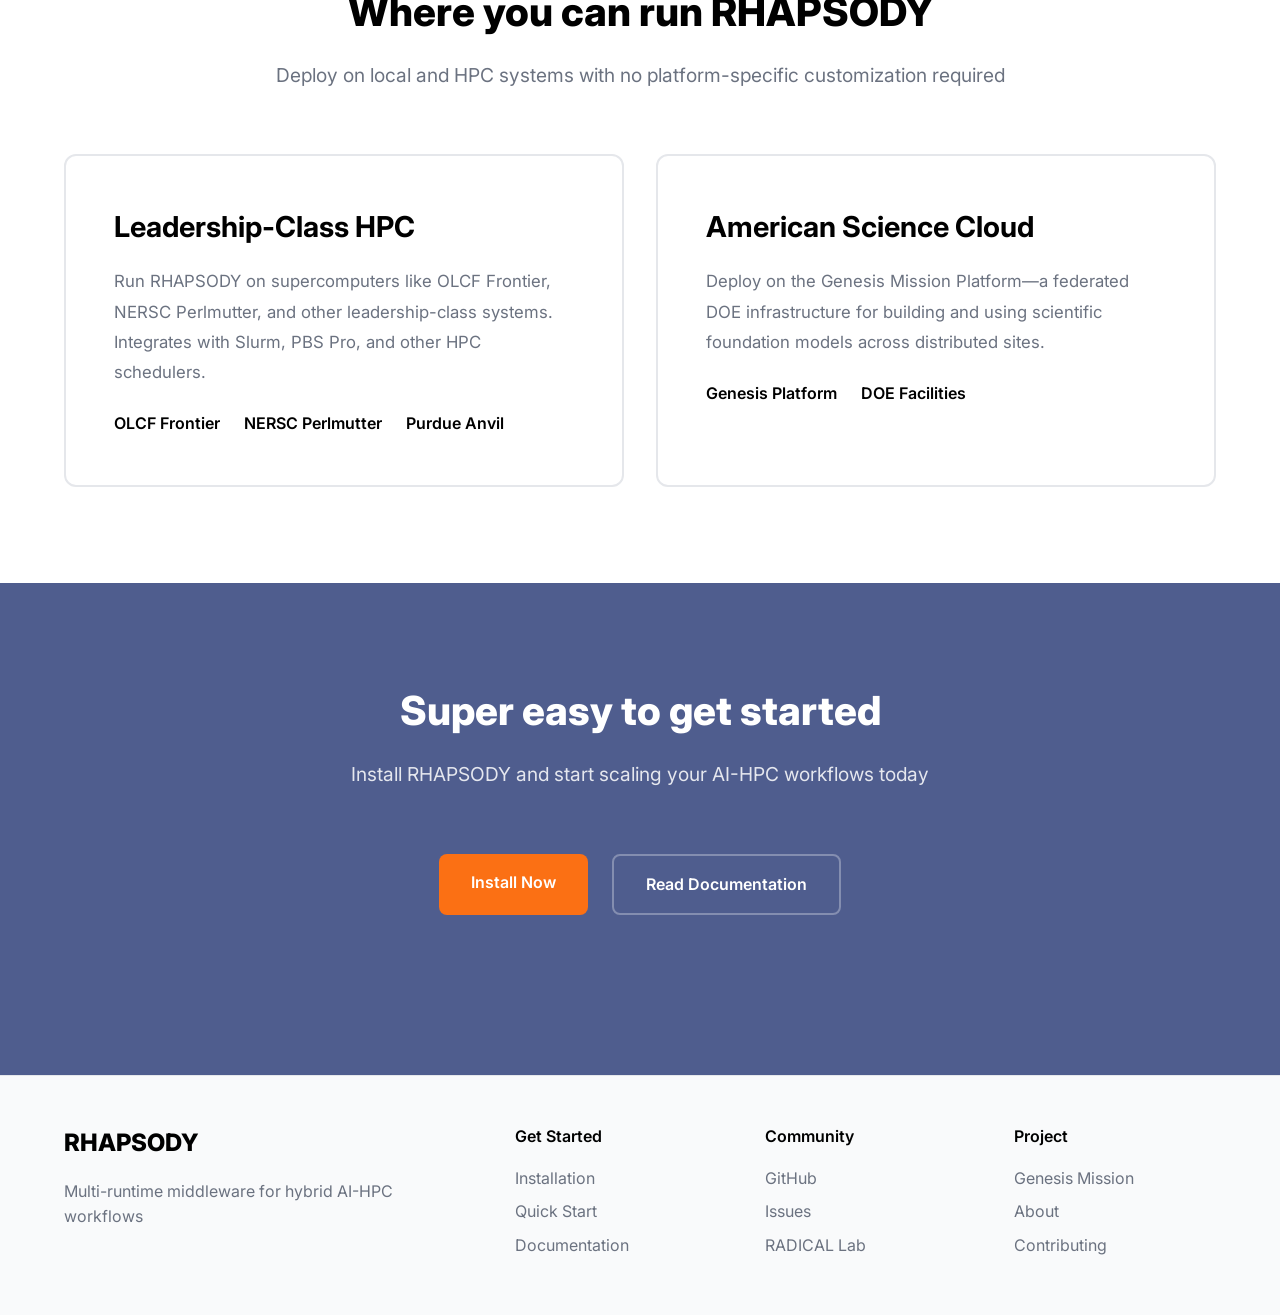
<file: docs/landing.html>
<!DOCTYPE html>
<html lang="en">

<head>
    <meta charset="UTF-8">
    <meta name="viewport" content="width=device-width, initial-scale=1.0">
    <title>RHAPSODY | Hybrid AI-HPC Workflow Execution</title>
    <link
        href="https://fonts.googleapis.com/css2?family=Inter:wght@400;500;600;700;800&family=IBM+Plex+Mono:wght@400;500;600&display=swap"
        rel="stylesheet">
    <style>
        :root {
            /* Dask Light Theme Colors */
            --primary: #fb7014;
            --primary-dark: #fb7014;
            --secondary: #4F5D8E;
            --accent: #C13C5C;
            --dark: #010016;
            --light: #FFFFFF;
            --background: #FFFFFF;
            --surface: #F9FAFB;
            --text: #000000;
            --text-light: #6B7280;
            --border: #E5E7EB;
        }

        [data-theme="dark"] {
            /* Dask Dark Theme Colors */
            --primary: #fb7014;
            --primary-dark: #fb7014;
            --secondary: #6B7CA8;
            --accent: #E05472;
            --dark: #ffffff;
            --light: #1E1E1E;
            --background: #1E1E1E;
            --surface: #080018;
            --text: #ffffff;
            --text-light: #9CA3AF;
            --border: #374151;
        }

        * {
            margin: 0;
            padding: 0;
            box-sizing: border-box;
        }

        body {
            font-family: 'Inter', sans-serif;
            background: var(--background);
            color: var(--text);
            line-height: 1.6;
            transition: background-color 0.3s ease, color 0.3s ease;
        }

        /* Navigation */
        nav {
            position: fixed;
            top: 0;
            width: 100%;
            background: var(--background);
            border-bottom: 1px solid var(--border);
            z-index: 1000;
            padding: 1rem 5%;
            transition: background-color 0.3s ease;
        }

        .theme-toggle {
            background: var(--surface);
            border: 1px solid var(--border);
            border-radius: 20px;
            padding: 0.5rem 1rem;
            cursor: pointer;
            font-size: 0.9rem;
            color: var(--text);
            transition: all 0.3s ease;
            display: flex;
            align-items: center;
            gap: 0.5rem;
        }

        .theme-toggle:hover {
            border-color: var(--primary);
        }

        .nav-container {
            max-width: 1400px;
            margin: 0 auto;
            display: flex;
            justify-content: space-between;
            align-items: center;
        }

        .logo {
            font-size: 1.8rem;
            font-weight: 800;
            color: var(--primary);
            text-decoration: none;
        }

        .nav-links {
            display: flex;
            gap: 2.5rem;
            list-style: none;
        }

        .nav-links a {
            color: var(--text);
            text-decoration: none;
            font-weight: 500;
            transition: color 0.3s ease;
        }

        .nav-links a:hover {
            color: var(--primary);
        }

        /* Hero Section */
        .hero {
            padding: 10rem 5% 6rem;
            text-align: center;
            background: var(--background);
            transition: background-color 0.3s ease;
        }

        .hero-content {
            max-width: 900px;
            margin: 0 auto;
        }

        .hero-badge {
            display: inline-block;
            padding: 0.5rem 1rem;
            background: rgba(253, 160, 97, 0.15);
            color: var(--primary-dark);
            border-radius: 20px;
            font-size: 0.9rem;
            font-weight: 600;
            margin-bottom: 2rem;
            border: 1px solid rgba(253, 160, 97, 0.3);
        }

        h1 {
            font-size: 4rem;
            font-weight: 800;
            line-height: 1.1;
            margin-bottom: 1.5rem;
            color: var(--text);
        }

        .hero-subtitle {
            font-size: 1.5rem;
            color: var(--text-light);
            margin-bottom: 3rem;
            line-height: 1.6;
        }

        .cta-buttons {
            display: flex;
            gap: 1.5rem;
            justify-content: center;
            margin-bottom: 4rem;
        }

        .btn {
            padding: 1rem 2rem;
            border-radius: 8px;
            font-weight: 600;
            text-decoration: none;
            font-size: 1rem;
            transition: all 0.3s ease;
            display: inline-block;
        }

        .btn-primary {
            background: var(--primary);
            color: white;
        }

        .btn-primary:hover {
            background: var(--primary-dark);
            transform: translateY(-2px);
            box-shadow: 0 10px 25px rgba(255, 107, 53, 0.3);
        }

        .btn-secondary {
            background: var(--background);
            color: var(--text);
            border: 2px solid var(--border);
            transition: all 0.3s ease;
        }

        .btn-secondary:hover {
            border-color: var(--primary);
            color: var(--primary);
        }

        /* Stats Bar */
        .stats {
            display: grid;
            grid-template-columns: repeat(3, 1fr);
            gap: 3rem;
            max-width: 900px;
            margin: 0 auto;
            padding: 3rem;
            background: var(--background);
            border-radius: 12px;
            box-shadow: 0 4px 20px rgba(0, 0, 0, 0.08);
            border: 1px solid var(--border);
            transition: background-color 0.3s ease, border-color 0.3s ease;
        }

        .stat-item {
            text-align: center;
        }

        .stat-number {
            font-size: 2.5rem;
            font-weight: 800;
            color: var(--primary);
            margin-bottom: 0.5rem;
        }

        .stat-label {
            font-size: 0.95rem;
            color: var(--text-light);
        }

        /* Feature Tabs Section */
        .features {
            padding: 6rem 5%;
            background: var(--background);
            transition: background-color 0.3s ease;
        }

        .section-header {
            text-align: center;
            max-width: 800px;
            margin: 0 auto 4rem;
        }

        .section-title {
            font-size: 2.5rem;
            font-weight: 800;
            margin-bottom: 1rem;
            color: var(--text);
        }

        .section-subtitle {
            font-size: 1.2rem;
            color: var(--text-light);
        }

        /* Tabs */
        .tabs {
            max-width: 1200px;
            margin: 0 auto;
        }

        .tab-buttons {
            display: flex;
            gap: 0.5rem;
            border-bottom: 2px solid var(--border);
            overflow-x: auto;
        }

        .tab-button {
            padding: 1rem 1.5rem;
            background: none;
            border: none;
            font-size: 1rem;
            font-weight: 600;
            color: var(--text-light);
            cursor: pointer;
            transition: all 0.3s ease;
            position: relative;
            white-space: nowrap;
        }

        .tab-button.active {
            color: var(--primary);
        }

        .tab-button.active::after {
            content: '';
            position: absolute;
            bottom: -2px;
            left: 0;
            right: 0;
            height: 2px;
            background: var(--primary);
        }

        .tab-button:hover {
            color: var(--primary);
        }

        .tab-content {
            display: none;
            padding: 4rem 0;
            animation: fadeIn 0.5s ease;
        }

        .tab-content.active {
            display: grid;
            grid-template-columns: 1fr 1fr;
            gap: 4rem;
            align-items: center;
        }

        @keyframes fadeIn {
            from {
                opacity: 0;
                transform: translateY(20px);
            }

            to {
                opacity: 1;
                transform: translateY(0);
            }
        }

        .tab-text h3 {
            font-size: 2rem;
            font-weight: 700;
            margin-bottom: 1.5rem;
            color: var(--text);
        }

        .tab-text p {
            font-size: 1.1rem;
            color: var(--text-light);
            margin-bottom: 2rem;
            line-height: 1.8;
        }

        .tab-links {
            display: flex;
            gap: 1.5rem;
            margin-bottom: 2rem;
        }

        .tab-links a {
            color: var(--primary);
            text-decoration: none;
            font-weight: 600;
            transition: color 0.3s ease;
        }

        .tab-links a:hover {
            color: var(--primary-dark);
        }

        .tab-icons {
            display: flex;
            gap: 1.5rem;
            align-items: center;
            flex-wrap: wrap;
        }

        .tab-icon {
            height: 32px;
            opacity: 0.6;
        }

        /* Code Block */
        .code-window {
            background: #1e1e1e;
            border-radius: 12px;
            overflow: hidden;
            box-shadow: 0 10px 40px rgba(0, 0, 0, 0.2);
        }

        .code-header {
            background: #2d2d2d;
            padding: 0.75rem 1rem;
            display: flex;
            align-items: center;
            gap: 0.5rem;
        }

        .code-dot {
            width: 12px;
            height: 12px;
            border-radius: 50%;
        }

        .dot-red {
            background: #ff5f56;
        }

        .dot-yellow {
            background: #ffbd2e;
        }

        .dot-green {
            background: #27c93f;
        }

        .code-content {
            padding: 1.5rem;
            font-family: 'IBM Plex Mono', monospace;
            font-size: 0.9rem;
            line-height: 1.8;
            color: #d4d4d4;
            overflow-x: auto;
        }

        .code-line {
            padding-left: 0;
        }

        .code-line.indent-1 {
            padding-left: 2rem;
        }

        .code-line.indent-2 {
            padding-left: 4rem;
        }

        .keyword {
            color: #569cd6;
        }

        .function {
            color: #dcdcaa;
        }

        .string {
            color: #ce9178;
        }

        .comment {
            color: #6a9955;
        }

        .number {
            color: #b5cea8;
        }

        /* Performance Section */
        .performance {
            padding: 6rem 5%;
            background: var(--surface);
            transition: background-color 0.3s ease;
        }

        .perf-grid {
            max-width: 1200px;
            margin: 0 auto;
            display: grid;
            grid-template-columns: repeat(2, 1fr);
            gap: 3rem;
        }

        .perf-card {
            background: var(--background);
            padding: 3rem;
            border-radius: 12px;
            box-shadow: 0 4px 12px rgba(0, 0, 0, 0.05);
            border: 1px solid var(--border);
            transition: all 0.3s ease;
        }

        .perf-card h3 {
            font-size: 1.8rem;
            font-weight: 700;
            margin-bottom: 1rem;
            color: var(--text);
        }

        .perf-card p {
            font-size: 1.1rem;
            color: var(--text-light);
            line-height: 1.8;
            margin-bottom: 1.5rem;
        }

        .perf-metric {
            display: inline-block;
            padding: 0.5rem 1rem;
            background: rgba(253, 160, 97, 0.15);
            color: var(--primary-dark);
            border-radius: 6px;
            font-weight: 600;
            margin-right: 0.5rem;
            margin-bottom: 0.5rem;
            border: 1px solid rgba(253, 160, 97, 0.3);
        }

        /* Deployment Section */
        .deployment {
            padding: 6rem 5%;
            background: var(--background);
            transition: background-color 0.3s ease;
        }

        .deploy-tabs {
            max-width: 1200px;
            margin: 4rem auto 0;
            display: flex;
            gap: 2rem;
        }

        .deploy-option {
            flex: 1;
            background: var(--background);
            border: 2px solid var(--border);
            border-radius: 12px;
            padding: 3rem;
            transition: all 0.3s ease;
            cursor: pointer;
        }

        .deploy-option:hover {
            border-color: var(--primary);
            box-shadow: 0 10px 30px rgba(253, 160, 97, 0.15);
            transform: translateY(-5px);
        }

        .deploy-option h3 {
            font-size: 1.8rem;
            font-weight: 700;
            margin-bottom: 1rem;
            color: var(--text);
        }

        .deploy-option p {
            font-size: 1.05rem;
            color: var(--text-light);
            margin-bottom: 1.5rem;
            line-height: 1.8;
        }

        .deploy-logos {
            display: flex;
            gap: 1.5rem;
            flex-wrap: wrap;
            margin-top: 1.5rem;
        }

        .deploy-logo {
            height: 28px;
            opacity: 0.5;
        }

        /* CTA Section */
        .cta-section {
            padding: 6rem 5%;
            background: var(--secondary);
            color: white;
            text-align: center;
        }

        .cta-section .section-title {
            color: white;
        }

        .cta-section .section-subtitle {
            color: rgba(255, 255, 255, 0.85);
        }

        .cta-section .btn-primary {
            background: var(--primary);
            color: white;
        }

        .cta-section .btn-secondary {
            background: transparent;
            color: white;
            border-color: rgba(255, 255, 255, 0.3);
        }

        .cta-section .btn-secondary:hover {
            border-color: white;
            background: rgba(255, 255, 255, 0.1);
        }

        /* Footer */
        footer {
            padding: 3rem 5%;
            background: var(--surface);
            color: var(--text-light);
            border-top: 1px solid var(--border);
            transition: all 0.3s ease;
        }

        .footer-container {
            max-width: 1400px;
            margin: 0 auto;
            display: grid;
            grid-template-columns: 2fr 1fr 1fr 1fr;
            gap: 3rem;
        }

        .footer-logo {
            font-size: 1.5rem;
            font-weight: 800;
            color: var(--text);
            margin-bottom: 1rem;
        }

        .footer-section h4 {
            color: var(--text);
            font-weight: 600;
            margin-bottom: 1rem;
        }

        .footer-links {
            list-style: none;
        }

        .footer-links li {
            margin-bottom: 0.5rem;
        }

        .footer-links a {
            color: var(--text-light);
            text-decoration: none;
            transition: color 0.3s ease;
        }

        .footer-links a:hover {
            color: var(--primary);
        }

        /* Responsive */
        @media (max-width: 968px) {
            h1 {
                font-size: 2.5rem;
            }

            .stats {
                grid-template-columns: 1fr;
                gap: 2rem;
            }

            .tab-content.active {
                grid-template-columns: 1fr;
            }

            .perf-grid {
                grid-template-columns: 1fr;
            }

            .deploy-tabs {
                flex-direction: column;
            }

            .footer-container {
                grid-template-columns: 1fr;
            }

            .nav-links {
                display: none;
            }
        }
    </style>
</head>

<body>
    <!-- Navigation -->
    <nav>
        <div class="nav-container">
            <a href="#" class="logo">RHAPSODY</a>
            <div style="display: flex; align-items: center; gap: 2rem;">
                <ul class="nav-links">
                    <li><a href="https://radical-cybertools.github.io/rhapsody/getting-started/">Get Started</a></li>
                    <li><a href="#features">Features</a></li>
                    <li><a href="https://radical-cybertools.github.io/rhapsody">Docs</a></li>
                    <li><a href="https://github.com/radical-cybertools/rhapsody">GitHub</a></li>
                </ul>
                <button class="theme-toggle" id="themeToggle">
                    <span id="themeIcon">🌙</span>
                    <span id="themeText">Dark</span>
                </button>
            </div>
        </div>
    </nav>

    <!-- Hero Section -->
    <section class="hero">
        <div class="hero-content">
            <span class="hero-badge">Multi-Runtime AI-HPC Middleware</span>
            <h1>Hybrid AI-HPC Workflows</h1>
            <p class="hero-subtitle">
                Fast and easy parallel execution that scales. Run simulations, inference, and training concurrently on
                leadership-class HPC systems.
            </p>
            <div class="cta-buttons">
                <a href="https://radical-cybertools.github.io/rhapsody/getting-started/installation/"
                    class="btn btn-primary">Get Started</a>
                <a href="https://github.com/radical-cybertools/rhapsody" class="btn btn-secondary">View on GitHub</a>
            </div>
            <div class="stats">
                <div class="stat-item">
                    <div class="stat-number">10,000+</div>
                    <div class="stat-label">Tasks per Second</div>
                </div>
                <div class="stat-item">
                    <div class="stat-number">350K</div>
                    <div class="stat-label">Tokens per Second</div>
                </div>
                <div class="stat-item">
                    <div class="stat-number">1,024</div>
                    <div class="stat-label">Nodes Tested at Scale</div>
                </div>
            </div>
        </div>
    </section>

    <!-- Features Section -->
    <section class="features" id="features">
        <div class="section-header">
            <h2 class="section-title">What you can do with RHAPSODY</h2>
            <p class="section-subtitle">Concurrent execution of heterogeneous AI-HPC workloads through uniform
                abstractions</p>
        </div>

        <div class="tabs">
            <div class="tab-buttons">
                <button class="tab-button active" data-tab="heterogeneous">Heterogeneous Workloads</button>
                <button class="tab-button" data-tab="inference">High-Throughput Inference</button>
                <button class="tab-button" data-tab="coupling">Integrations: AI-HPC Workflows</button>
                <button class="tab-button" data-tab="agents">Integrations: Agentic Workflows</button>
            </div>

            <!-- Heterogeneous Tab -->
            <div class="tab-content active" id="heterogeneous">
                <div class="tab-text">
                    <h3>Heterogeneous Workloads</h3>
                    <p>Execute diverse task types concurrently—MPI simulations, GPU kernels, CPU analytics, and Python
                        functions. RHAPSODY sustains up to 6 distinct task types without artificial phase separation,
                        maintaining 95% GPU utilization.</p>
                    <div class="tab-links">
                        <a href="https://radical-cybertools.github.io/rhapsody/api/">Documentation →</a>
                        <a href="https://github.com/radical-cybertools/rhapsody">Performance Benchmarks →</a>
                    </div>
                    <div class="tab-icons">
                        <span style="color: var(--text-light); font-weight: 600;">Supports:</span>
                        <span style="color: var(--text); font-weight: 600;">Dragon</span>
                        <span style="color: var(--text); font-weight: 600;">Flux</span>
                    </div>
                </div>
                <div class="code-window">
                    <div class="code-header">
                        <div class="code-dot dot-red"></div>
                        <div class="code-dot dot-yellow"></div>
                        <div class="code-dot dot-green"></div>
                    </div>
                    <div class="code-content">
                        <div class="code-line"><span class="keyword">from</span> rhapsody <span
                                class="keyword">import</span> Session, AITask, ComputeTask</div>
                        <div class="code-line"></div>
                        <div class="code-line"><span class="comment"># Define heterogeneous AI-HPC tasks</span></div>
                        <div class="code-line">tasks = [</div>
                        <div class="code-line indent-1"><span class="function">AITask</span>(</div>
                        <div class="code-line indent-2">prompt=<span class="string">'What is the capital of
                                France?'</span>,</div>
                        <div class="code-line indent-2">backend=inference_backend.name</div>
                        <div class="code-line indent-1">),</div>
                        <div class="code-line indent-1"><span class="function">ComputeTask</span>(</div>
                        <div class="code-line indent-2">executable=<span class="string">'/usr/bin/echo'</span>,</div>
                        <div class="code-line indent-2">arguments=[<span class="string">'Hello from Dragon!'</span>],
                        </div>
                        <div class="code-line indent-2">backend=execution_backend.name</div>
                        <div class="code-line indent-1">)</div>
                        <div class="code-line">]</div>
                        <div class="code-line"></div>
                        <div class="code-line"><span class="comment"># Initialize and execute</span></div>
                        <div class="code-line">session = <span class="function">Session</span>([execution_backend,
                            inference_backend])</div>
                        <div class="code-line">results = session.<span class="function">submit</span>(tasks)</div>
                    </div>
                </div>
            </div>

            <!-- Inference Tab -->
            <div class="tab-content" id="inference">
                <div class="tab-text">
                    <h3>High-Throughput Inference</h3>
                    <p>Deploy persistent vLLM services with intelligent request routing. Process 350K+ tokens per second
                        with balanced load distribution across multi-node inference clusters. Near-linear scaling
                        demonstrated up to 8 GPU nodes.</p>
                    <div class="tab-links">
                        <a href="https://radical-cybertools.github.io/rhapsody/api/">Documentation →</a>
                    </div>
                    <div class="tab-icons">
                        <span style="color: var(--text-light); font-weight: 600;">Integrates with:</span>
                        <span style="color: var(--text); font-weight: 600;">vLLM</span>
                        <span style="color: var(--text); font-weight: 600;">PyTorch</span>
                        <span style="color: var(--text); font-weight: 600;">DeepSpeed (upcoming)</span>
                    </div>
                </div>
                <div class="code-window">
                    <div class="code-header">
                        <div class="code-dot dot-red"></div>
                        <div class="code-dot dot-yellow"></div>
                        <div class="code-dot dot-green"></div>
                    </div>
                    <div class="code-content">
                        <div class="code-line"><span class="keyword">from</span> rhapsody <span
                                class="keyword">import</span> Session</div>
                        <div class="code-line"><span class="keyword">from</span> rhapsody.backends <span
                                class="keyword">import</span> DragonVllmInferenceBackend</div>
                        <div class="code-line"></div>
                        <div class="code-line"><span class="comment"># Launch multi-node vLLM service</span></div>
                        <div class="code-line">vllm = <span class="function">DragonVllmInferenceBackend</span>(</div>
                        <div class="code-line indent-1">model=<span class="string">"meta-llama/Llama-2-70b"</span>,
                        </div>
                        <div class="code-line indent-1">nodes=<span class="number">32</span>,</div>
                        <div class="code-line indent-1">tp=<span class="number">4</span></div>
                        <div class="code-line">)</div>
                        <div class="code-line"></div>
                        <div class="code-line">session = <span class="function">Session</span>([vllm])</div>
                        <div class="code-line"></div>
                        <div class="code-line"><span class="comment"># Process 8,000 prompts with load balancing</span>
                        </div>
                        <div class="code-line">prompts = [<span class="string">"Analyze..."</span> <span
                                class="keyword">for</span> _ <span class="keyword">in</span> <span
                                class="function">range</span>(<span class="number">8000</span>)]</div>
                        <div class="code-line">results = session.<span class="function">submit_tasks</span>(prompts)
                        </div>
                    </div>
                </div>
            </div>

            <!-- Coupling Tab -->
            <div class="tab-content" id="coupling">
                <div class="tab-text">
                    <h3>Integrations: Coupled AI-HPC</h3>
                    <p>Low-latency data exchange between simulations and AI components via Memory-based
                        coupling achieves 50% faster execution than filesystem methods with only 0.08ms latency for
                        PUT/GET operations.</p>
                    <div class="tab-links">
                        <a href="https://radical-cybertools.github.io/rhapsody/api/">Documentation →</a>
                    </div>
                    <div class="tab-icons">
                        <span style="color: var(--text-light); font-weight: 600;">Data Exchange:</span>
                        <span style="color: var(--text); font-weight: 600;">SmartRedis</span>
                        <span style="color: var(--text); font-weight: 600;">Redis</span>
                    </div>
                </div>
                <div class="code-window">
                    <div class="code-header">
                        <div class="code-dot dot-red"></div>
                        <div class="code-dot dot-yellow"></div>
                        <div class="code-dot dot-green"></div>
                    </div>
                    <div class="code-content">
                        <div class="code-line"><span class="keyword">from</span> rhapsody <span
                                class="keyword">import</span> Session</div>
                        <div class="code-line"><span class="keyword">from</span> radical.asyncflow <span
                                class="keyword">import</span> WorkflowManager</div>
                        <div class="code-line"></div>
                        <div class="code-line"><span class="comment"># Create coupled simulation-inference
                                workflow</span></div>


                        <div class="code-line">flow = <span class="function">WorkflowManager()</span></div>
                        <div class="code-line"></div>
                        <div class="code-line"><span class="comment"># Simulation writes state to Redis</span></div>
                        <div class="code-line">@flow.function_task</div>
                        <div class="code-line"><span class="keyword">async def</span> <span
                                class="function">simulation</span>(step):</div>
                        <div class="code-line indent-1">state = compute_state(step)</div>
                        <div class="code-line indent-1">redis_client.<span class="function">put_tensor</span>(<span
                                class="string">f"state_{step}"</span>, state)</div>
                        <div class="code-line"></div>
                        <div class="code-line"><span class="comment"># AI task reads from Redis for inference</span>
                        </div>
                        <div class="code-line">@flow.function_task</div>
                        <div class="code-line"><span class="keyword">async def</span> <span
                                class="function">ai_inference</span>(step):</div>
                        <div class="code-line indent-1">state = redis_client.<span
                                class="function">get_tensor</span>(<span class="string">f"state_{step}"</span>)</div>
                        <div class="code-line indent-1"><span class="keyword">return</span> model.<span
                                class="function">predict</span>(state)</div>
                    </div>
                </div>
            </div>

            <!-- Agents Tab -->
            <div class="tab-content" id="agents">
                <div class="tab-text">
                    <h3>Integrations: Agentic Workflows</h3>
                    <p>Support LLM-driven decision making with Flowgentic integration. Maintain bounded lag between
                        agent decisions and HPC task execution at scale. Tested with 49,000+ agents managing dynamic
                        workflow orchestration.</p>
                    <div class="tab-links">
                        <a href="https://radical-cybertools.github.io/rhapsody/api/">Documentation →</a>
                    </div>
                    <div class="tab-icons">
                        <span style="color: var(--text-light); font-weight: 600;">Frameworks:</span>
                        <span style="color: var(--text); font-weight: 600;">Flowgentic</span>
                        <span style="color: var(--text); font-weight: 600;">LangGraph</span>
                    </div>
                </div>
                <div class="code-window">
                    <div class="code-header">
                        <div class="code-dot dot-red"></div>
                        <div class="code-dot dot-yellow"></div>
                        <div class="code-dot dot-green"></div>
                    </div>
                    <div class="code-content">
                        <div class="code-line"><span class="keyword">from</span> rhapsody <span
                                class="keyword">import</span> Session</div>
                        <div class="code-line"><span class="keyword">from</span> flowgentic <span
                                class="keyword">import</span> Agent</div>
                        <div class="code-line"></div>
                        <div class="code-line"><span class="comment"># AI agent dynamically plans workflow</span></div>
                        <div class="code-line">agent = <span class="function">Agent</span>(</div>
                        <div class="code-line indent-1">model=<span class="string">"gpt-4"</span>,</div>
                        <div class="code-line indent-1">tools=[simulation_tool, analysis_tool]</div>
                        <div class="code-line">)</div>
                        <div class="code-line"></div>
                        <div class="code-line">session = <span class="function">Session</span>([execution_backend])
                        </div>
                        <div class="code-line"></div>
                        <div class="code-line"><span class="comment"># Agent decides which HPC tasks to run</span></div>
                        <div class="code-line"><span class="keyword">for</span> step <span class="keyword">in</span>
                            <span class="function">range</span>(<span class="number">100</span>):
                        </div>
                        <div class="code-line indent-1">decision = agent.<span
                                class="function">decide</span>(current_state)</div>
                        <div class="code-line indent-1">task = <span class="function">create_task</span>(decision)</div>
                        <div class="code-line indent-1">result = session.<span class="function">submit</span>(task)
                        </div>
                        <div class="code-line indent-1">current_state = <span
                                class="function">update_state</span>(result)</div>
                    </div>
                </div>
            </div>
        </div>
    </section>

    <!-- Performance Section -->
    <section class="performance">
        <div class="section-header">
            <h2 class="section-title">Performance at Scale</h2>
            <p class="section-subtitle">Tested on leadership-class HPC systems including OLCF Frontier, NERSC
                Perlmutter, and Purdue Anvil</p>
        </div>
        <div class="perf-grid">
            <div class="perf-card">
                <h3>Fast Execution</h3>
                <p>RHAPSODY introduces minimal overhead, achieving 11,000+ tasks per second throughput with less than
                    300 microseconds per-task overhead on distributed workers.</p>
                <span class="perf-metric">11K tasks/sec</span>
                <span class="perf-metric">&lt;300µs overhead</span>
            </div>
            <div class="perf-card">
                <h3>Sustained Heterogeneity</h3>
                <p>Concurrently execute up to 6 distinct task types spanning MPI simulations, GPU kernels, and Python
                    functions without runtime-imposed phase separation.</p>
                <span class="perf-metric">6 task types</span>
                <span class="perf-metric">95% GPU utilization</span>
            </div>
            <div class="perf-card">
                <h3>Inference Scaling</h3>
                <p>Near-linear scaling demonstrated for high-throughput inference workloads, processing 350,000 tokens
                    per second across 8 GPU nodes with intelligent load balancing.</p>
                <span class="perf-metric">350K tokens/sec</span>
                <span class="perf-metric">8x scaling</span>
            </div>
            <div class="perf-card">
                <h3>Efficient Coupling</h3>
                <p>Memory-based coupling between AI and HPC tasks achieves 50% faster execution than filesystem methods
                    with minimal data transfer overhead.</p>
                <span class="perf-metric">0.08ms latency</span>
                <span class="perf-metric">50% faster</span>
            </div>
        </div>
    </section>

    <!-- Deployment Section -->
    <section class="deployment">
        <div class="section-header">
            <h2 class="section-title">Where you can run RHAPSODY</h2>
            <p class="section-subtitle">Deploy on local and HPC systems with no platform-specific customization required</p>
        </div>
        <div class="deploy-tabs">
            <div class="deploy-option">
                <h3>Leadership-Class HPC</h3>
                <p>Run RHAPSODY on supercomputers like OLCF Frontier, NERSC Perlmutter, and other leadership-class
                    systems. Integrates with Slurm, PBS Pro, and other HPC schedulers.</p>
                <div class="deploy-logos">
                    <span style="color: var(--text); font-weight: 600;">OLCF Frontier</span>
                    <span style="color: var(--text); font-weight: 600;">NERSC Perlmutter</span>
                    <span style="color: var(--text); font-weight: 600;">Purdue Anvil</span>
                </div>
            </div>
            <div class="deploy-option">
                <h3>American Science Cloud</h3>
                <p>Deploy on the Genesis Mission Platform—a federated DOE infrastructure for building and using
                    scientific foundation models across distributed sites.</p>
                <div class="deploy-logos">
                    <span style="color: var(--text); font-weight: 600;">Genesis Platform</span>
                    <span style="color: var(--text); font-weight: 600;">DOE Facilities</span>
                </div>
            </div>
        </div>
    </section>

    <!-- CTA Section -->
    <section class="cta-section">
        <div class="section-header">
            <h2 class="section-title">Super easy to get started</h2>
            <p class="section-subtitle">Install RHAPSODY and start scaling your AI-HPC workflows today</p>
        </div>
        <div class="cta-buttons">
            <a href="https://radical-cybertools.github.io/rhapsody/getting-started/installation/"
                class="btn btn-primary">Install Now</a>
            <a href="https://radical-cybertools.github.io/rhapsody" class="btn btn-secondary">Read Documentation</a>
        </div>
    </section>

    <!-- Footer -->
    <footer>
        <div class="footer-container">
            <div>
                <div class="footer-logo">RHAPSODY</div>
                <p>Multi-runtime middleware for hybrid AI-HPC workflows</p>
            </div>
            <div class="footer-section">
                <h4>Get Started</h4>
                <ul class="footer-links">
                    <li><a
                            href="https://radical-cybertools.github.io/rhapsody/getting-started/installation/">Installation</a>
                    </li>
                    <li><a href="https://radical-cybertools.github.io/rhapsody/getting-started/quick-start/">Quick
                            Start</a></li>
                    <li><a href="https://radical-cybertools.github.io/rhapsody">Documentation</a></li>
                </ul>
            </div>
            <div class="footer-section">
                <h4>Community</h4>
                <ul class="footer-links">
                    <li><a href="https://github.com/radical-cybertools/rhapsody">GitHub</a></li>
                    <li><a href="https://github.com/radical-cybertools/rhapsody/issues">Issues</a></li>
                    <li><a href="https://radical.rutgers.edu">RADICAL Lab</a></li>
                </ul>
            </div>
            <div class="footer-section">
                <h4>Project</h4>
                <ul class="footer-links">
                    <li><a href="https://genesis.energy.gov/">Genesis Mission</a></li>
                    <li><a href="https://radical-cybertools.github.io/rhapsody/about/">About</a></li>
                    <li><a href="https://radical-cybertools.github.io/rhapsody/contributing/">Contributing</a></li>
                </ul>
            </div>
        </div>
    </footer>

    <script>
        // Theme toggle functionality
        const themeToggle = document.getElementById('themeToggle');
        const themeIcon = document.getElementById('themeIcon');
        const themeText = document.getElementById('themeText');
        const html = document.documentElement;

        // Check for saved theme preference or default to light
        const currentTheme = localStorage.getItem('theme') || 'light';
        html.setAttribute('data-theme', currentTheme);
        updateThemeButton(currentTheme);

        themeToggle.addEventListener('click', () => {
            const currentTheme = html.getAttribute('data-theme');
            const newTheme = currentTheme === 'light' ? 'dark' : 'light';

            html.setAttribute('data-theme', newTheme);
            localStorage.setItem('theme', newTheme);
            updateThemeButton(newTheme);
        });

        function updateThemeButton(theme) {
            if (theme === 'dark') {
                themeIcon.textContent = '☀️';
                themeText.textContent = 'Light';
            } else {
                themeIcon.textContent = '🌙';
                themeText.textContent = 'Dark';
            }
        }

        // Tab functionality
        const tabButtons = document.querySelectorAll('.tab-button');
        const tabContents = document.querySelectorAll('.tab-content');

        tabButtons.forEach(button => {
            button.addEventListener('click', () => {
                const targetTab = button.dataset.tab;

                // Remove active class from all buttons and contents
                tabButtons.forEach(btn => btn.classList.remove('active'));
                tabContents.forEach(content => content.classList.remove('active'));

                // Add active class to clicked button and corresponding content
                button.classList.add('active');
                document.getElementById(targetTab).classList.add('active');
            });
        });
    </script>
</body>

</html>
</file>
